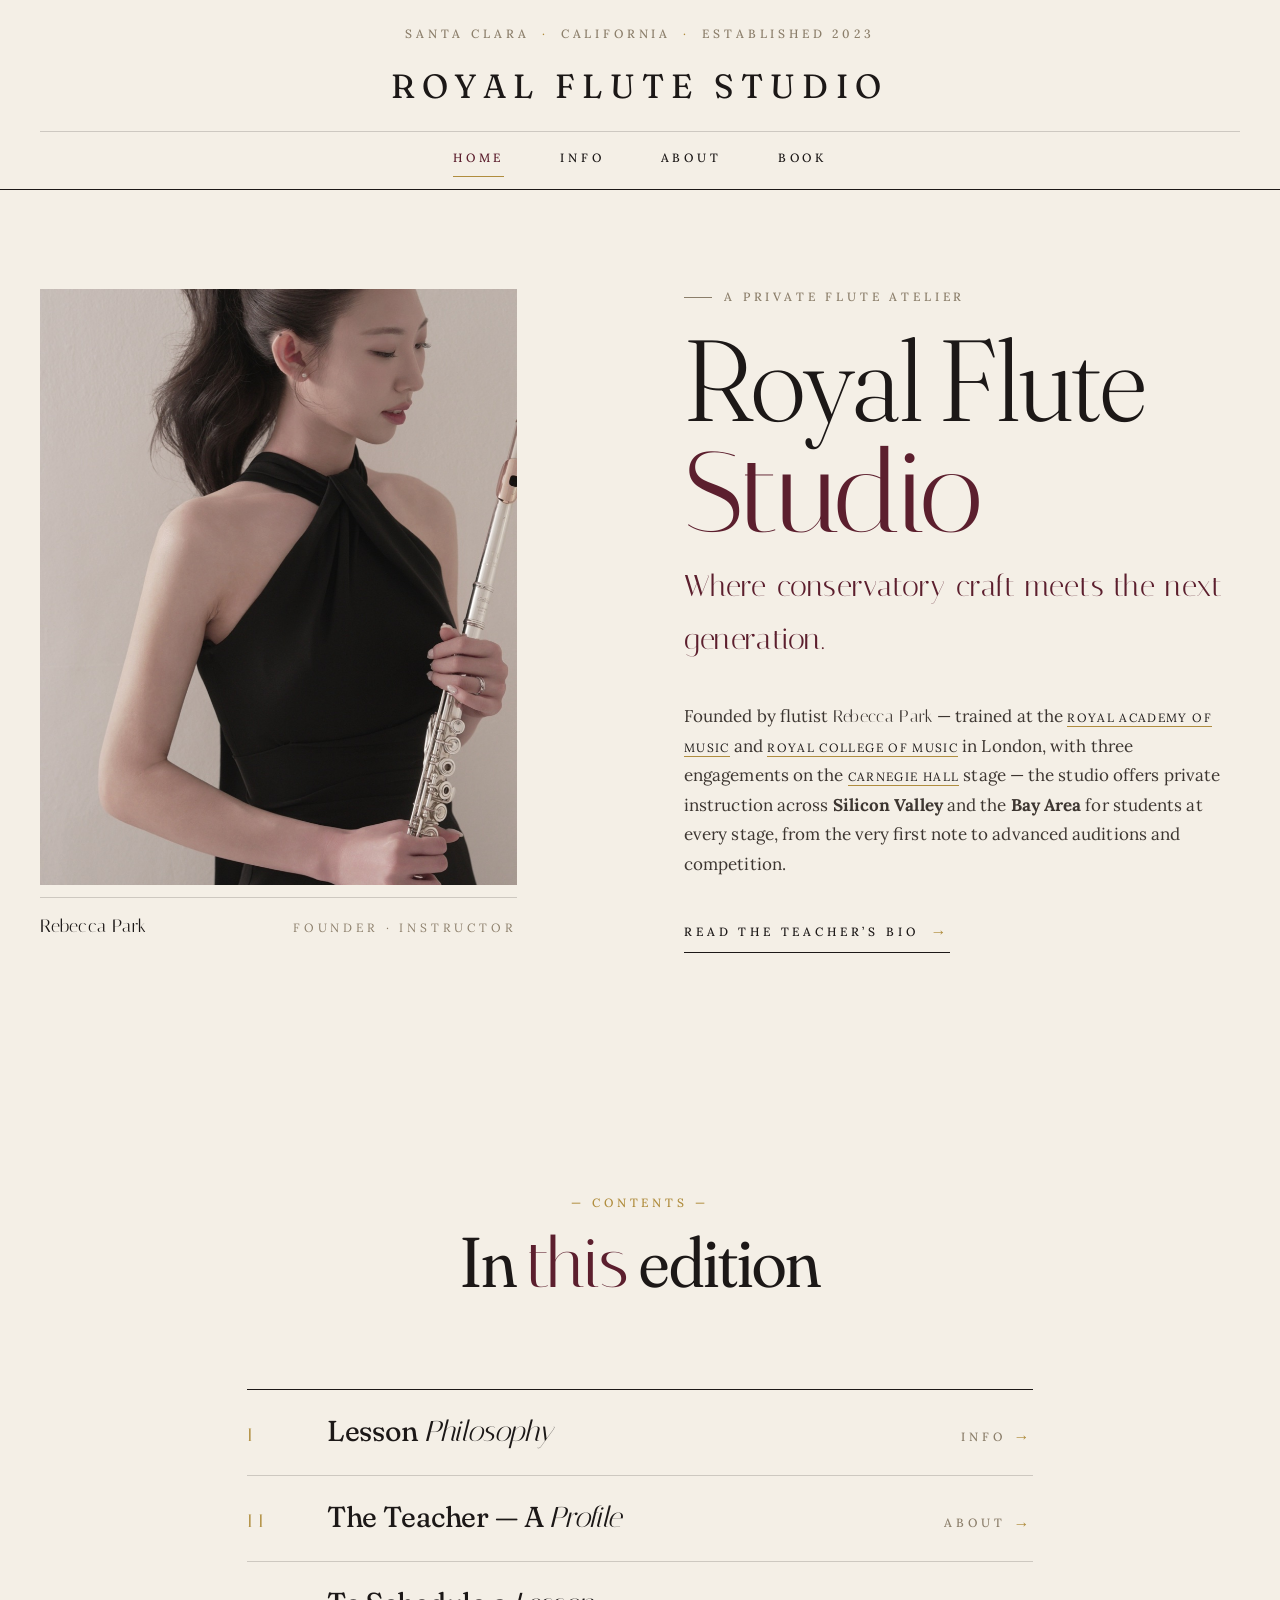
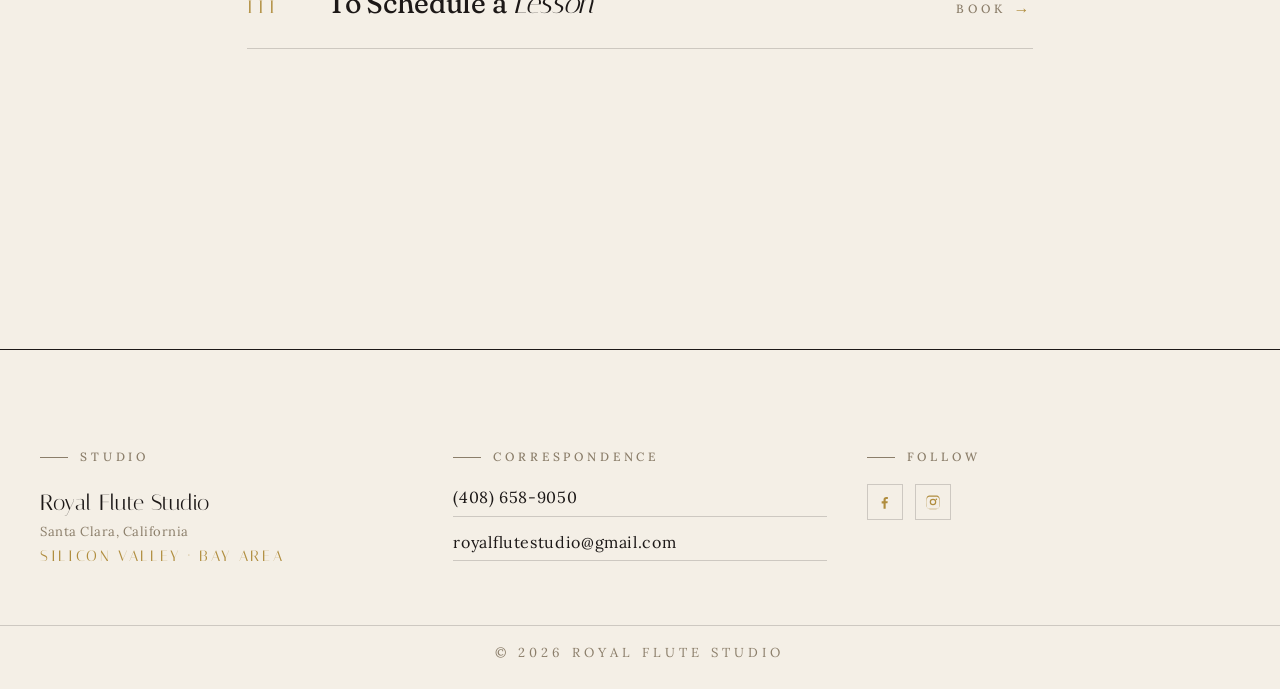
<file: index.html>
<!DOCTYPE html>
<html lang="en">
<head>
  <meta charset="utf-8" />
  <meta name="viewport" content="width=device-width, initial-scale=1" />
  <title>Royal Flute Studio — Private Flute Lessons · San Jose &amp; Bay Area</title>
  <meta name="description" content="A private flute studio in Santa Clara, serving Silicon Valley and the broader Bay Area — Cupertino, San Jose, Sunnyvale, Mountain View, and beyond. Founded by Rebecca Park, a flutist trained in London with three Carnegie Hall performances." />
  <link rel="canonical" href="https://royal-flute-studio.com/" />

  <meta property="og:type" content="website" />
  <meta property="og:site_name" content="Royal Flute Studio" />
  <meta property="og:locale" content="en_US" />
  <meta property="og:url" content="https://royal-flute-studio.com/" />
  <meta property="og:title" content="Royal Flute Studio — Flute Lessons · Silicon Valley & Bay Area" />
  <meta property="og:description" content="A private flute studio in Santa Clara, serving Silicon Valley and the broader Bay Area — Cupertino, San Jose, Sunnyvale, Mountain View, and beyond. Founded by Rebecca Park, a flutist trained in London with three Carnegie Hall performances." />
  <meta property="og:image" content="https://royal-flute-studio.com/assets/teacher-portrait.jpeg" />
  <meta property="og:image:alt" content="Rebecca Park, founder of Royal Flute Studio" />

  <meta name="twitter:card" content="summary_large_image" />
  <meta name="twitter:title" content="Royal Flute Studio — Flute Lessons · Silicon Valley & Bay Area" />
  <meta name="twitter:description" content="A private flute studio in Santa Clara, serving Silicon Valley and the broader Bay Area — Cupertino, San Jose, Sunnyvale, Mountain View, and beyond. Founded by Rebecca Park, a flutist trained in London with three Carnegie Hall performances." />
  <meta name="twitter:image" content="https://royal-flute-studio.com/assets/teacher-portrait.jpeg" />
  <link rel="icon" type="image/x-icon" href="/favicon.ico" />
  <link rel="icon" type="image/png" sizes="32x32" href="/favicon-32x32.png" />
  <link rel="icon" type="image/png" sizes="16x16" href="/favicon-16x16.png" />
  <link rel="apple-touch-icon" sizes="180x180" href="/apple-touch-icon.png" />
  <link rel="manifest" href="/site.webmanifest" />
  <meta name="theme-color" content="#F4EFE6" />

  <link rel="preconnect" href="https://fonts.googleapis.com" />
  <link rel="preconnect" href="https://fonts.gstatic.com" crossorigin />
  <link href="https://fonts.googleapis.com/css2?family=Fraunces:opsz,wght,SOFT@9..144,100..900,0..100&family=Italiana&family=Lora:ital,wght@0,400..700;1,400..700&display=swap" rel="stylesheet" />

  <link rel="preload" as="image" href="assets/teacher-portrait.jpeg" fetchpriority="high" />
  <link rel="stylesheet" href="design-tokens.css" />
  <link rel="stylesheet" href="styles.css" />

  <style>
    /* ── Page-specific: Home ─────────────────────────────────── */

    .home-hero {
      padding-top: var(--s-8);
      padding-bottom: var(--s-9);
    }

    .home-hero__grid {
      align-items: center;
      row-gap: var(--s-7);
    }

    .home-hero__portrait {
      position: relative;
      margin: 0;
    }

    .home-hero__portrait img {
      width: 100%;
      aspect-ratio: 4 / 5;
      object-fit: cover;
      filter: saturate(0.92) contrast(1.02);
    }

    .home-hero__portrait figcaption {
      margin-top: var(--s-3);
      padding-top: var(--s-3);
      border-top: 1px solid var(--hairline);
      display: flex;
      justify-content: space-between;
      align-items: baseline;
      gap: var(--s-3);
    }

    .home-hero__portrait .accent {
      font-size: 1.15rem;
      color: var(--ink);
    }

    .home-hero__portrait .role {
      font-family: var(--font-body);
      font-size: var(--t-eyebrow);
      letter-spacing: var(--tk-eyebrow);
      text-transform: uppercase;
      color: var(--muted);
    }

    .home-hero__text {
      padding-left: clamp(0px, 2vw, 1.5rem);
    }

    .home-hero__title {
      font-family: var(--font-display);
      font-variation-settings: var(--fr-hero);
      font-size: var(--t-hero);
      line-height: var(--lh-hero);
      letter-spacing: var(--tk-tight);
      color: var(--ink);
      margin: var(--s-4) 0 var(--s-3);
    }

    .home-hero__title em {
      font-style: normal;
      font-family: var(--font-accent);
      color: var(--burgundy);
    }

    .home-hero__tagline {
      font-family: var(--font-accent);
      font-size: clamp(1.4rem, 2.4vw, 1.9rem);
      letter-spacing: 0.02em;
      color: var(--burgundy);
      margin: 0 0 var(--s-6);
    }

    .home-hero__lede {
      max-width: 38em;
      font-size: var(--t-body);
      color: var(--ink-soft);
      margin: 0 0 var(--s-6);
    }

    .home-hero__cta {
      display: inline-flex;
      align-items: center;
      gap: var(--s-3);
      font-family: var(--font-body);
      font-size: var(--t-eyebrow);
      font-weight: 500;
      letter-spacing: var(--tk-eyebrow);
      text-transform: uppercase;
      color: var(--ink);
      padding-bottom: 0.35rem;
      border-bottom: 1px solid var(--ink);
      transition: color var(--dur-fast) var(--ease-editorial),
                  border-color var(--dur-fast) var(--ease-editorial),
                  letter-spacing var(--dur-med) var(--ease-stately);
    }

    .home-hero__cta::after {
      content: "→";
      font-family: var(--font-accent);
      font-size: 1rem;
      color: var(--gold);
      transition: transform var(--dur-med) var(--ease-stately);
    }

    .home-hero__cta:hover {
      color: var(--burgundy);
      border-color: var(--burgundy);
      letter-spacing: calc(var(--tk-eyebrow) + 0.02em);
    }

    .home-hero__cta:hover::after {
      transform: translateX(6px);
    }

    /* Asymmetric hero columns */
    .home-hero .col-portrait { grid-column: 1 / span 5; }
    .home-hero .col-text     { grid-column: 7 / span 6; }

    @media (max-width: 880px) {
      .home-hero .col-portrait,
      .home-hero .col-text { grid-column: 1 / -1; }
      .home-hero__text { padding-left: 0; }
    }

    /* ── Feature pull quote ──────────────────────────────────── */

    .home-feature {
      padding-block: var(--s-9);
      border-top: 1px solid var(--hairline);
      border-bottom: 1px solid var(--hairline);
      background: var(--bg-surface);
    }

    .home-feature__quote {
      grid-column: 3 / span 8;
      font-family: var(--font-display);
      font-variation-settings: var(--fr-pull);
      font-size: clamp(1.7rem, 3.3vw, 2.6rem);
      line-height: 1.22;
      letter-spacing: var(--tk-tight);
      color: var(--burgundy);
      font-style: italic;
      text-align: center;
      margin: 0;
    }

    .home-feature__quote::before,
    .home-feature__quote::after {
      content: "";
      display: block;
      width: 56px;
      height: 1px;
      background: var(--gold);
      margin: 0 auto var(--s-5);
    }

    .home-feature__quote::after {
      margin: var(--s-5) auto 0;
    }

    .home-feature__cite {
      display: block;
      margin-top: var(--s-5);
      font-family: var(--font-body);
      font-style: normal;
      font-size: var(--t-eyebrow);
      font-weight: 500;
      letter-spacing: var(--tk-eyebrow);
      text-transform: uppercase;
      color: var(--muted);
    }

    @media (max-width: 880px) {
      .home-feature__quote { grid-column: 1 / -1; }
    }

    /* ── In This Edition (table of contents) ─────────────────── */

    .home-contents {
      padding-block: var(--s-9);
    }

    .home-contents__head {
      grid-column: 3 / span 8;
      text-align: center;
      margin-bottom: var(--s-8);
    }

    .home-contents__kicker {
      font-family: var(--font-body);
      font-size: var(--t-eyebrow);
      font-weight: 500;
      letter-spacing: var(--tk-eyebrow);
      text-transform: uppercase;
      color: var(--gold);
      margin: 0 0 var(--s-3);
    }

    .home-contents__title {
      font-family: var(--font-display);
      font-variation-settings: var(--fr-h2);
      font-size: var(--t-display);
      line-height: var(--lh-display);
      letter-spacing: var(--tk-tight);
      color: var(--ink);
      margin: 0;
    }

    .home-contents__title em {
      font-style: normal;
      font-family: var(--font-accent);
      color: var(--burgundy);
    }

    .home-contents__list {
      grid-column: 3 / span 8;
      list-style: none;
      margin: 0;
      padding: 0;
      border-top: 1px solid var(--ink);
    }

    .home-contents__row {
      display: grid;
      grid-template-columns: 3.5rem 1fr auto;
      align-items: baseline;
      gap: var(--s-5);
      padding-block: var(--s-5);
      border-bottom: 1px solid var(--hairline);
      color: var(--ink);
      transition: padding var(--dur-med) var(--ease-stately),
                  color var(--dur-fast) var(--ease-editorial);
      position: relative;
    }

    .home-contents__row::before {
      content: "";
      position: absolute;
      left: 0;
      right: 0;
      bottom: -1px;
      height: 1px;
      background: var(--gold);
      transform: scaleX(0);
      transform-origin: left center;
      transition: transform var(--dur-med) var(--ease-stately);
    }

    .home-contents__row:hover {
      padding-left: var(--s-4);
      color: var(--burgundy);
    }

    .home-contents__row:hover::before {
      transform: scaleX(1);
    }

    .home-contents__num {
      font-family: var(--font-accent);
      font-size: 1.1rem;
      letter-spacing: 0.3em;
      color: var(--gold);
    }

    .home-contents__name {
      font-family: var(--font-display);
      font-variation-settings: "opsz" 36, "SOFT" 50, "wght" 420;
      font-size: clamp(1.35rem, 2.3vw, 1.8rem);
      letter-spacing: -0.005em;
      line-height: 1.2;
    }

    .home-contents__name em {
      font-style: italic;
      font-family: var(--font-accent);
      font-weight: 400;
    }

    .home-contents__meta {
      font-family: var(--font-body);
      font-size: var(--t-eyebrow);
      font-weight: 500;
      letter-spacing: var(--tk-eyebrow);
      text-transform: uppercase;
      color: var(--muted);
      display: inline-flex;
      align-items: center;
      gap: var(--s-2);
      transition: color var(--dur-fast) var(--ease-editorial);
    }

    .home-contents__meta::after {
      content: "→";
      font-family: var(--font-accent);
      color: var(--gold);
      font-size: 1rem;
      transition: transform var(--dur-med) var(--ease-stately);
    }

    .home-contents__row:hover .home-contents__meta {
      color: var(--burgundy);
    }

    .home-contents__row:hover .home-contents__meta::after {
      transform: translateX(6px);
    }

    @media (max-width: 880px) {
      .home-contents__head,
      .home-contents__list { grid-column: 1 / -1; }

      .home-contents__row {
        grid-template-columns: 2.5rem 1fr;
        grid-template-rows: auto auto;
        row-gap: var(--s-2);
      }

      .home-contents__meta { grid-column: 2; }
    }
  </style>
  <script type="application/ld+json">
  {
    "@context": "https://schema.org",
    "@type": "MusicSchool",
    "name": "Royal Flute Studio",
    "alternateName": "Royal Flute Studio · Santa Clara",
    "description": "A private flute studio in Santa Clara, two blocks from Santana Row, offering 1:1 private flute instruction for students of all ages and levels.",
    "url": "https://royal-flute-studio.com/",
    "logo": "https://royal-flute-studio.com/assets/logo.jpeg",
    "image": "https://royal-flute-studio.com/assets/teacher-portrait.jpeg",
    "telephone": "+1-408-658-9050",
    "email": "royalflutestudio@gmail.com",
    "address": {
      "@type": "PostalAddress",
      "addressLocality": "Santa Clara",
      "addressRegion": "CA",
      "addressCountry": "US"
    },
    "areaServed": [
      { "@type": "Place", "name": "Silicon Valley" },
      { "@type": "Place", "name": "San Francisco Bay Area" },
      { "@type": "Place", "name": "South Bay" },
      { "@type": "City", "name": "Santa Clara, CA" },
      { "@type": "City", "name": "San Jose, CA" },
      { "@type": "City", "name": "Cupertino, CA" },
      { "@type": "City", "name": "Sunnyvale, CA" },
      { "@type": "City", "name": "Mountain View, CA" },
      { "@type": "City", "name": "Los Altos, CA" },
      { "@type": "City", "name": "Saratoga, CA" },
      { "@type": "City", "name": "Los Gatos, CA" },
      { "@type": "City", "name": "Campbell, CA" }
    ],
    "foundingDate": "2023",
    "founder": {
      "@type": "Person",
      "name": "Rebecca Park",
      "url": "https://royal-flute-studio.com/about-me.html"
    },
    "sameAs": [
      "https://www.facebook.com/royalflute",
      "https://www.instagram.com/royalflutestudio/"
    ]
  }
  </script>
</head>

<body>

<!-- ──────── Masthead ──────── -->
<header class="masthead">
  <p class="masthead__locale">
    <span>Santa Clara</span><span>California</span><span>Established 2023</span>
  </p>
  <p class="masthead__wordmark"><a href="index.html">Royal Flute Studio</a></p>
  <nav class="masthead__nav" aria-label="Primary">
    <a href="index.html" aria-current="page">Home</a>
    <a href="info.html">Info</a>
    <a href="about-me.html">About</a>
    <a href="book-online.html">Book</a>
  </nav>
</header>

<main>

  <!-- ──────── Hero ──────── -->
  <section class="home-hero">
    <div class="grid home-hero__grid">

      <figure class="home-hero__portrait col-portrait reveal reveal-1">
        <img src="assets/teacher-portrait.jpeg" alt="Rebecca Park, flutist and founder of Royal Flute Studio, photographed in studio" width="933" height="1400" loading="eager" fetchpriority="high" decoding="async" />
        <figcaption>
          <span class="accent">Rebecca Park</span>
          <span class="role">Founder · Instructor</span>
        </figcaption>
      </figure>

      <div class="home-hero__text col-text reveal reveal-2">
        <p class="eyebrow">A Private Flute Atelier</p>
        <h1 class="home-hero__title">Royal Flute <em>Studio</em></h1>
        <p class="home-hero__tagline">Where conservatory craft meets the next generation.</p>
        <p class="home-hero__lede">
          Founded by flutist <span class="accent">Rebecca Park</span> &mdash; trained at the
          <span class="kw">Royal Academy of Music</span> and <span class="kw">Royal College of Music</span>
          in London, with three engagements on the <span class="kw">Carnegie Hall</span> stage &mdash;
          the studio offers private instruction across <strong>Silicon Valley</strong> and the <strong>Bay Area</strong> for students at every stage, from the very first note
          to advanced auditions and competition.
        </p>
        <a class="home-hero__cta" href="about-me.html">Read the Teacher&rsquo;s Bio</a>
      </div>

    </div>
  </section>

  <!-- ──────── Contents ──────── -->
  <section class="home-contents reveal reveal-3">
    <div class="grid">
      <header class="home-contents__head">
        <p class="home-contents__kicker">— Contents —</p>
        <h2 class="home-contents__title">In <em>this</em> edition</h2>
      </header>

      <ol class="home-contents__list">
        <li>
          <a class="home-contents__row" href="info.html">
            <span class="home-contents__num">I</span>
            <span class="home-contents__name">Lesson <em>Philosophy</em></span>
            <span class="home-contents__meta">Info</span>
          </a>
        </li>
        <li>
          <a class="home-contents__row" href="about-me.html">
            <span class="home-contents__num">II</span>
            <span class="home-contents__name">The Teacher &mdash; A <em>Profile</em></span>
            <span class="home-contents__meta">About</span>
          </a>
        </li>
        <li>
          <a class="home-contents__row" href="book-online.html">
            <span class="home-contents__num">III</span>
            <span class="home-contents__name">To Schedule a <em>Lesson</em></span>
            <span class="home-contents__meta">Book</span>
          </a>
        </li>
      </ol>
    </div>
  </section>

</main>

<!-- ──────── Footer ──────── -->
<footer class="site-footer">
  <div class="grid site-footer__grid">
    <div class="col-4 site-footer__col">
      <p class="eyebrow">Studio</p>
      <p class="site-footer__name">Royal Flute Studio</p>
      <p class="site-footer__loc">Santa Clara, California</p>
      <p class="site-footer__sub">Silicon Valley · Bay Area</p>
    </div>
    <div class="col-4 site-footer__col site-footer__contact">
      <p class="eyebrow">Correspondence</p>
      <a href="tel:+14086589050">(408) 658&#8209;9050</a>
      <a href="mailto:royalflutestudio@gmail.com">royalflutestudio@gmail.com</a>
    </div>
    <div class="col-4 site-footer__col">
      <p class="eyebrow">Follow</p>
      <div class="socials">
        <a href="https://www.facebook.com/royalflute" aria-label="Facebook" target="_blank" rel="noopener">
          <svg viewBox="0 0 24 24" aria-hidden="true"><path d="M13 22v-8h2.7l.4-3.1H13V8.9c0-.9.3-1.5 1.6-1.5h1.7V4.6c-.3 0-1.3-.1-2.4-.1-2.4 0-4.1 1.5-4.1 4.2v2.3H7v3.1h2.8V22H13z"/></svg>
        </a>
        <a href="https://www.instagram.com/royalflutestudio/" aria-label="Instagram" target="_blank" rel="noopener">
          <svg viewBox="0 0 24 24" aria-hidden="true"><path d="M12 2.2c3.2 0 3.6 0 4.8.1 1.2.1 1.8.2 2.2.4.6.2 1 .5 1.5 1 .5.5.7.9 1 1.5.2.4.3 1 .4 2.2.1 1.2.1 1.6.1 4.8s0 3.6-.1 4.8c-.1 1.2-.2 1.8-.4 2.2-.2.6-.5 1-1 1.5-.5.5-.9.7-1.5 1-.4.2-1 .3-2.2.4-1.2.1-1.6.1-4.8.1s-3.6 0-4.8-.1c-1.2-.1-1.8-.2-2.2-.4-.6-.2-1-.5-1.5-1-.5-.5-.7-.9-1-1.5-.2-.4-.3-1-.4-2.2C2.2 15.6 2.2 15.2 2.2 12s0-3.6.1-4.8c.1-1.2.2-1.8.4-2.2.2-.6.5-1 1-1.5.5-.5.9-.7 1.5-1 .4-.2 1-.3 2.2-.4C8.4 2.2 8.8 2.2 12 2.2zm0 1.8c-3.1 0-3.5 0-4.7.1-1.1.1-1.7.2-2.1.4-.5.2-.9.4-1.3.8-.4.4-.6.8-.8 1.3-.2.4-.3 1-.4 2.1-.1 1.2-.1 1.6-.1 4.7s0 3.5.1 4.7c.1 1.1.2 1.7.4 2.1.2.5.4.9.8 1.3.4.4.8.6 1.3.8.4.2 1 .3 2.1.4 1.2.1 1.6.1 4.7.1s3.5 0 4.7-.1c1.1-.1 1.7-.2 2.1-.4.5-.2.9-.4 1.3-.8.4-.4.6-.8.8-1.3.2-.4.3-1 .4-2.1.1-1.2.1-1.6.1-4.7s0-3.5-.1-4.7c-.1-1.1-.2-1.7-.4-2.1-.2-.5-.4-.9-.8-1.3-.4-.4-.8-.6-1.3-.8-.4-.2-1-.3-2.1-.4-1.2-.1-1.6-.1-4.7-.1zm0 3.1a4.9 4.9 0 1 1 0 9.8 4.9 4.9 0 0 1 0-9.8zm0 1.8a3.1 3.1 0 1 0 0 6.2 3.1 3.1 0 0 0 0-6.2zm5.1-2a1.1 1.1 0 1 1 0 2.3 1.1 1.1 0 0 1 0-2.3z"/></svg>
        </a>
      </div>
    </div>
  </div>

  <div class="site-footer__bottom">
    &copy; <span id="year"></span> Royal Flute Studio
  </div>
</footer>

<script>
  document.getElementById('year').textContent = new Date().getFullYear();
</script>

</body>
</html>
</file>
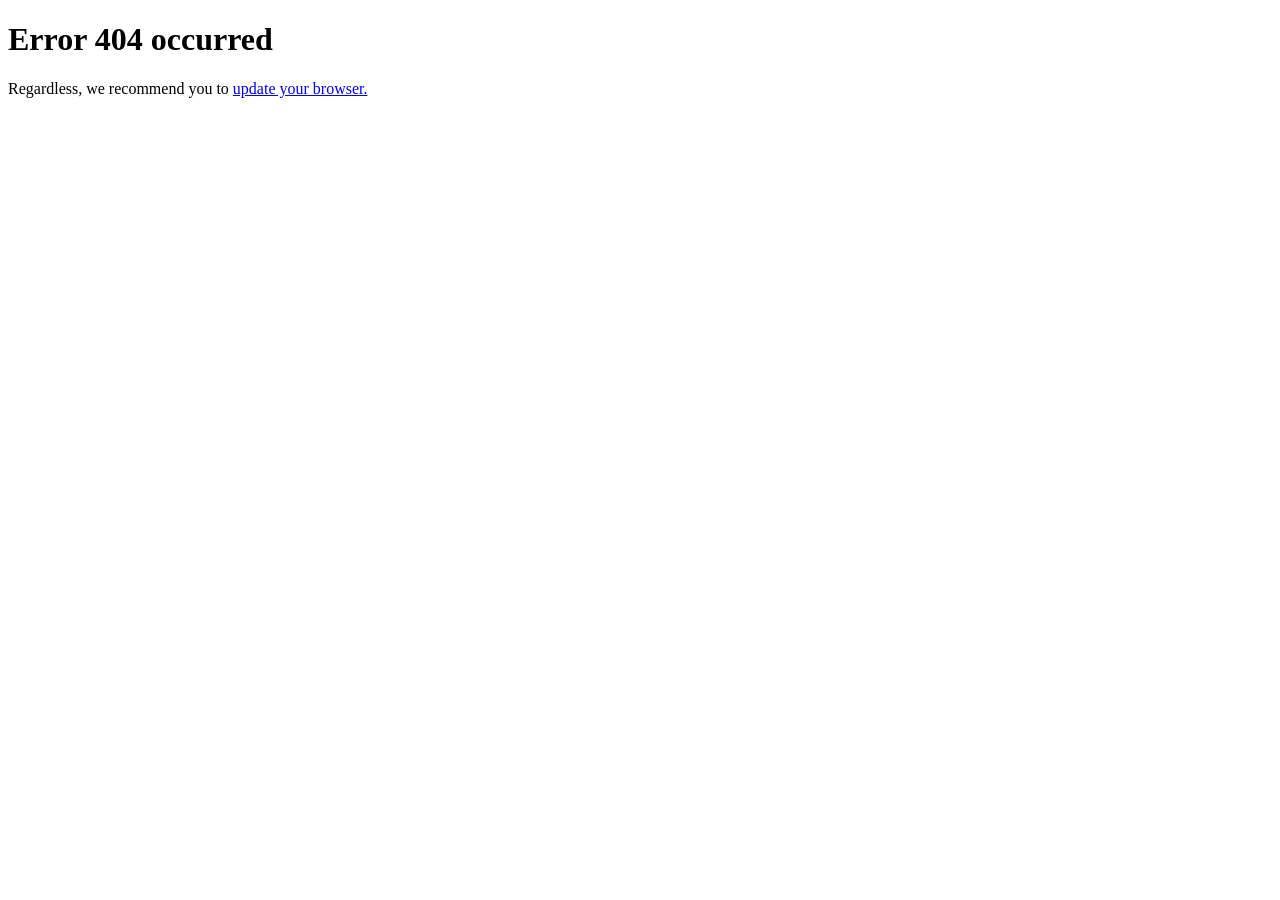
<file: royalflute_rbc/rebeccayrpark.wixsite.com/index.html>
<!--  -->

<!doctype html>
<!--
    -->
<html ng-app="wixErrorPagesApp">
<head>
  <meta name="viewport" content="width=device-width,initial-scale=1, maximum-scale=1, user-scalable=no">
  <meta charset="utf-8">
  <meta http-equiv="X-UA-Compatible" content="IE=edge">
  <title ng-bind="'page_title' | translate"></title>
  <meta name="description" content="">
  <meta name="viewport" content="width=device-width">
  <meta name="robots" content="noindex, nofollow">
  <!--  -->
    <link type="image/png" href="//www.wix.com/favicon.ico" rel="shortcut icon">
  <!--  -->
  <link href="//static.parastorage.com/services/third-party/fonts/Helvetica/fontFace.css" rel="stylesheet" type="text/css" />
  <!--  -->
  <link rel="stylesheet" href="//static.parastorage.com/services/wix-public/1.719.0/styles/error-pages/styles.css">
  <!--  -->
</head>
<body lang="en" ng-controller="ErrorPageController as errorPageCtrl" class="error-page-app" ng-class="{'secondary-background': isSecondaryBackground}">
<!--[if lt IE 9]>
<script src="//static.parastorage.com/services/third-party/es5-shim/2.1.0/es5-shim.min.js"></script>
<script src="//ajax.googleapis.com/ajax/libs/jquery/1.10.2/jquery.min.js"></script>
<![endif]-->
<!--[if gte IE 9]><!-->
<script src="//static.parastorage.com/services/third-party/jquery/2.0.3/jquery.min.js"></script>
<!--<![endif]-->

<script src="//static.parastorage.com/services/third-party/angularjs/1.2.28/angular.min.js"></script>
  <!--  -->
<script src="//static.parastorage.com/services/third-party/angularjs/1.2.28/i18n/angular-locale_en.js"></script>
<script src="//static.parastorage.com/services/third-party/angular-translate/1.1.1/angular-translate.min.js"></script>

<script src="//static.parastorage.com/services/wix-public/1.719.0/scripts/error-pages/locale/messages_en.js"></script>
  <!--  -->
<script src="//static.parastorage.com/services/wix-public/1.719.0/scripts/error-pages/app.js"></script>
  <!--  -->

<script>
  angular.module('wixErrorPagesApp').constant('staticsUrl', '//static.parastorage.com/services/wix-public/1.719.0/');
  angular.module('wixErrorPagesApp').constant('baseDomain', 'wix.com');
  angular.module('wixErrorPagesApp').constant('language', 'en');
  angular.module('wixErrorPagesApp').constant('errorCode', {code: '404'});
  angular.module('wixErrorPagesApp').constant('data', {});
  angular.module('wixErrorPagesApp').constant('exceptionName', '');
  angular.module('wixErrorPagesApp').constant('serverErrorCode', '404');
</script>
<div ng-cloak ng-include="errorPageCtrl.errorPageUrl">
  <div class="non-angular-supported-browser-wrapper">
    <h1 class="non-angular-supported-browser-header">Error 404 occurred</h1>
    <div class="non-angular-supported-browser-link">
      <span>Regardless, we recommend you to <a href="http://browsehappy.com/">update your browser.</a></span>
    </div>
  </div>
</div>
<!-- verification -->
<!-- end verification -->
</body>
</html>
</file>
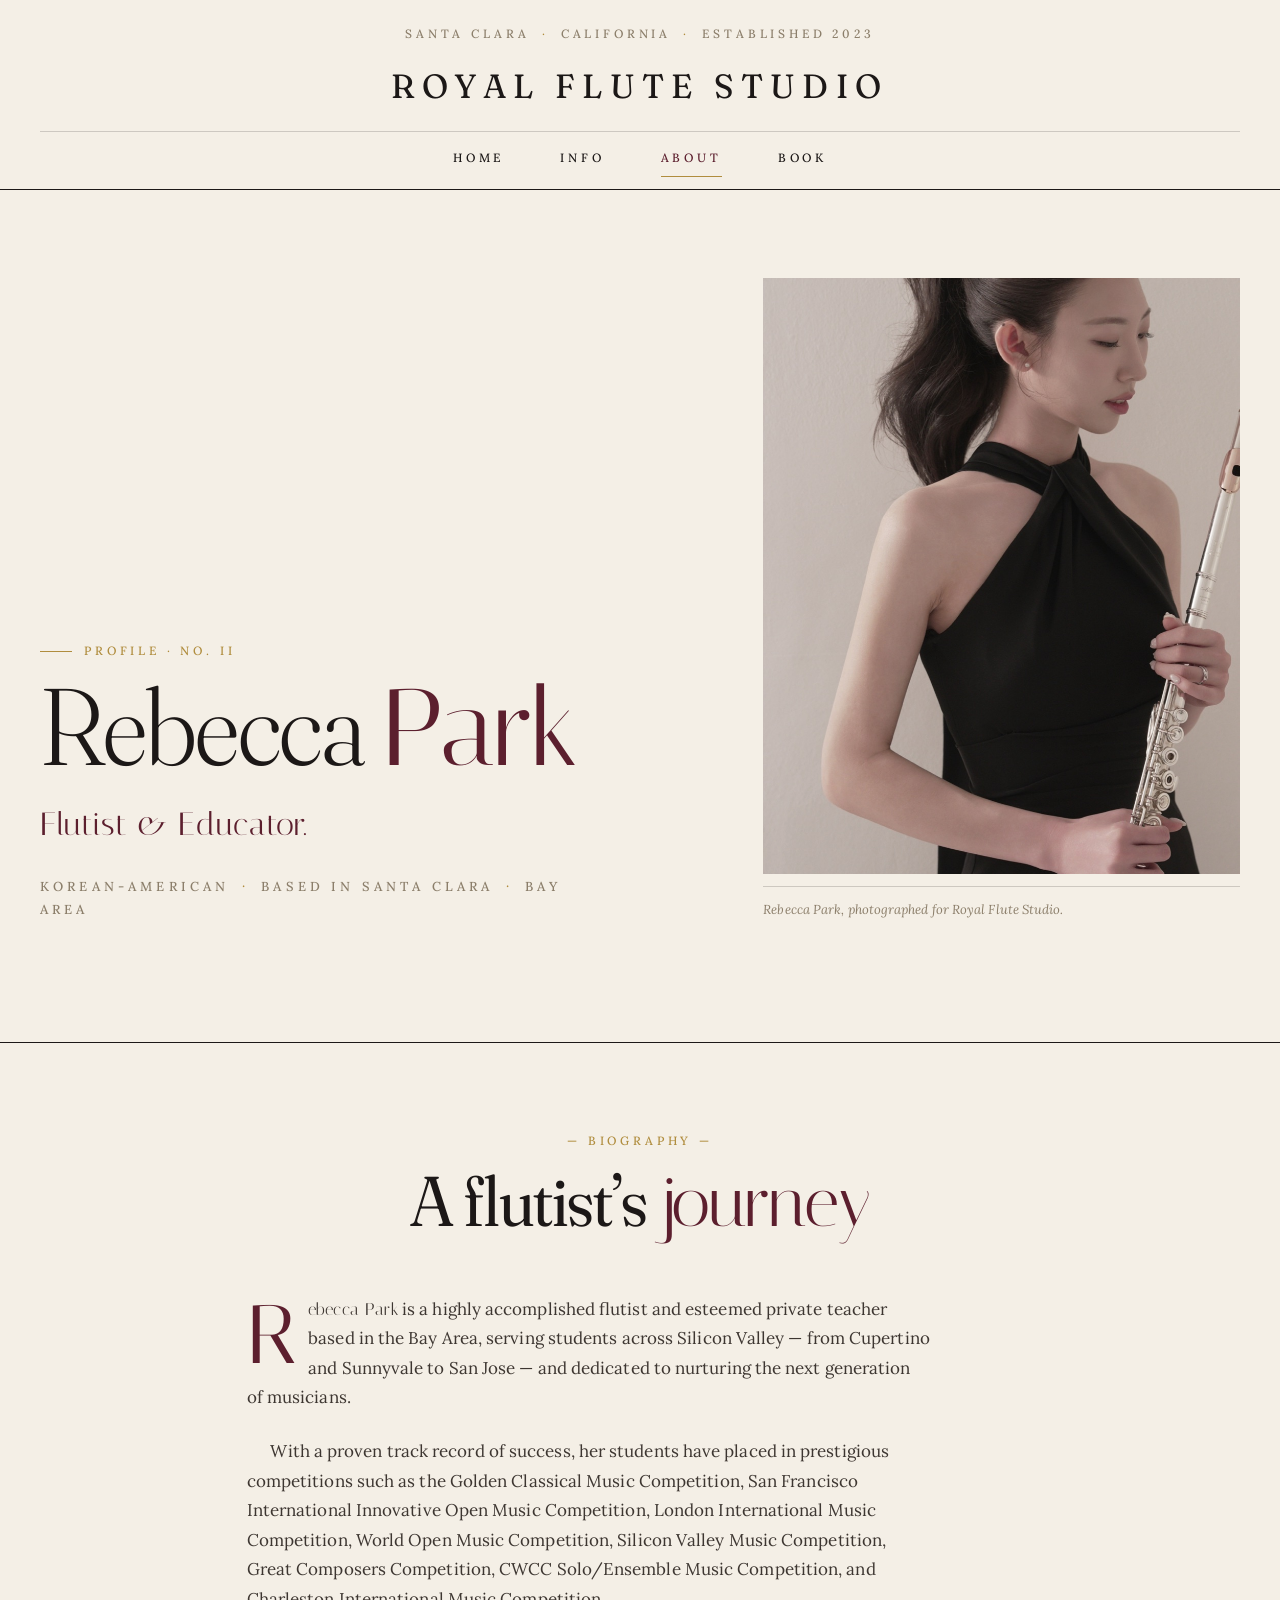
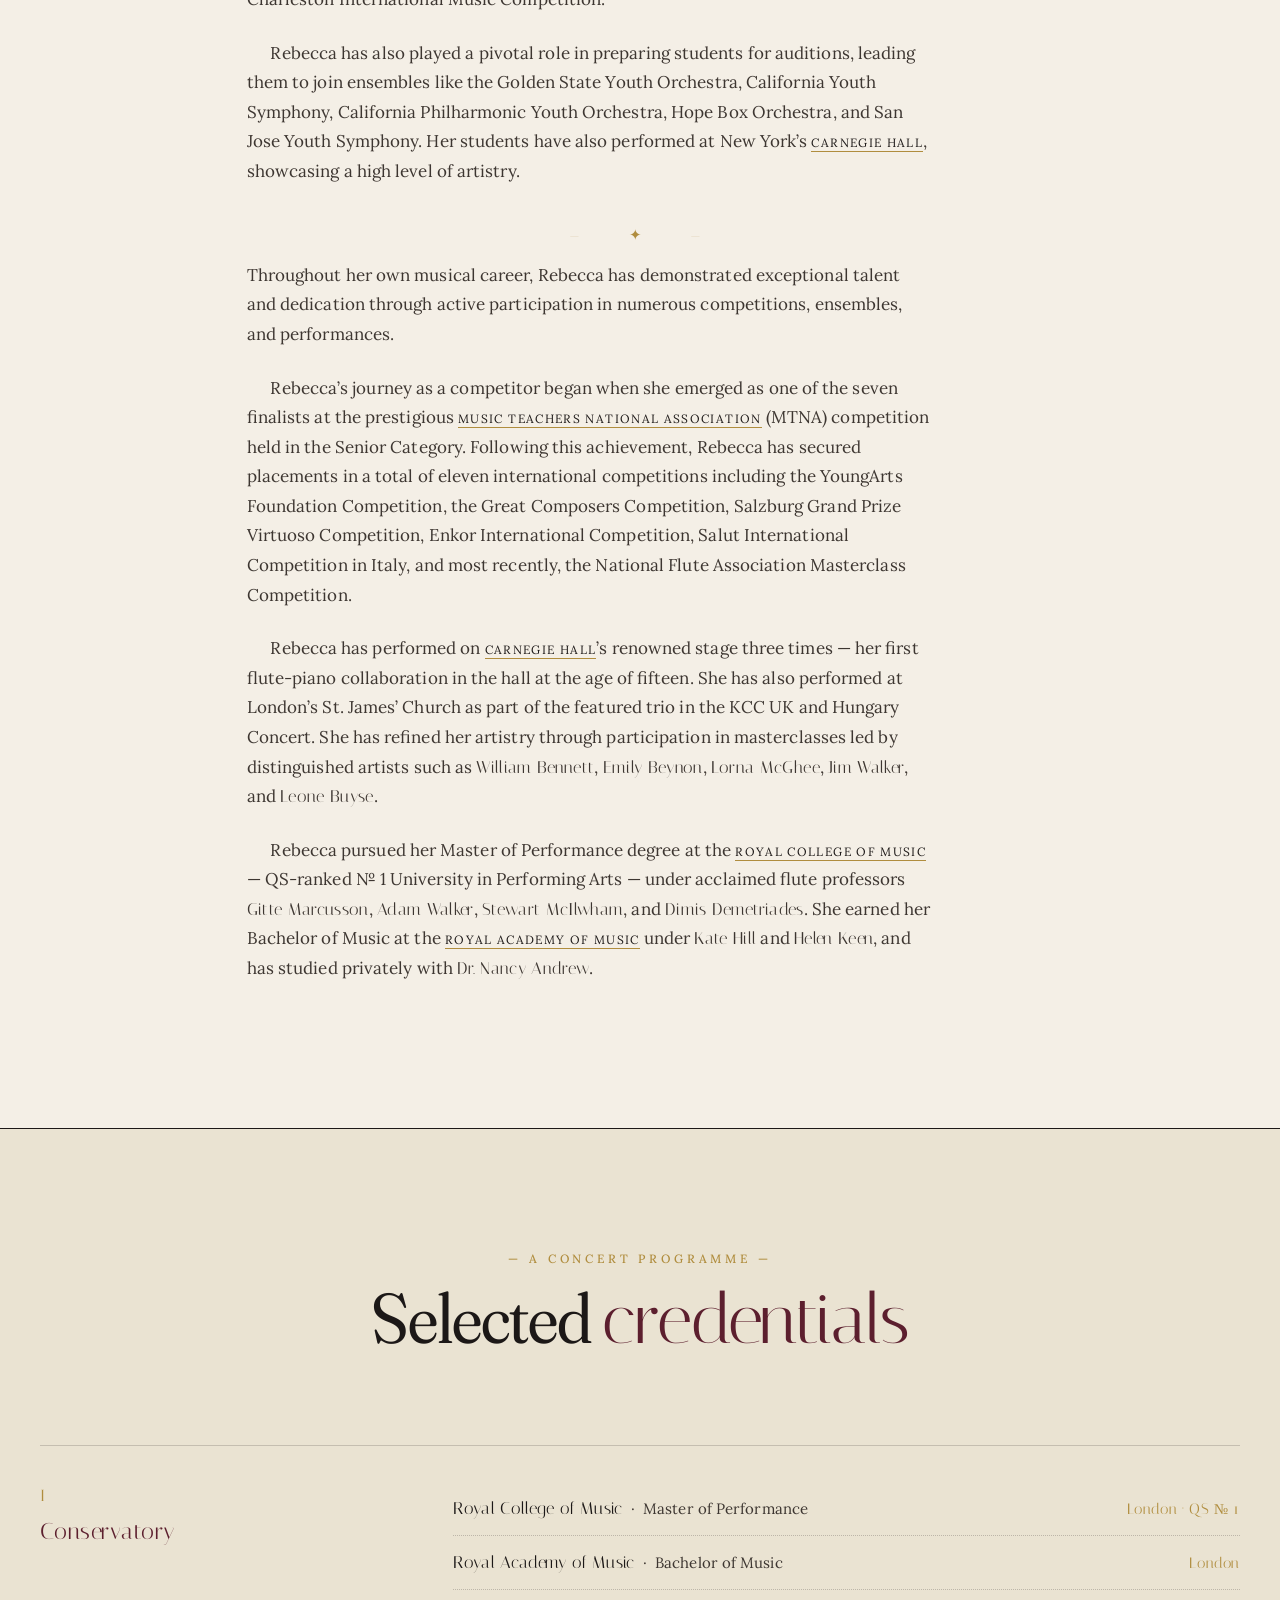
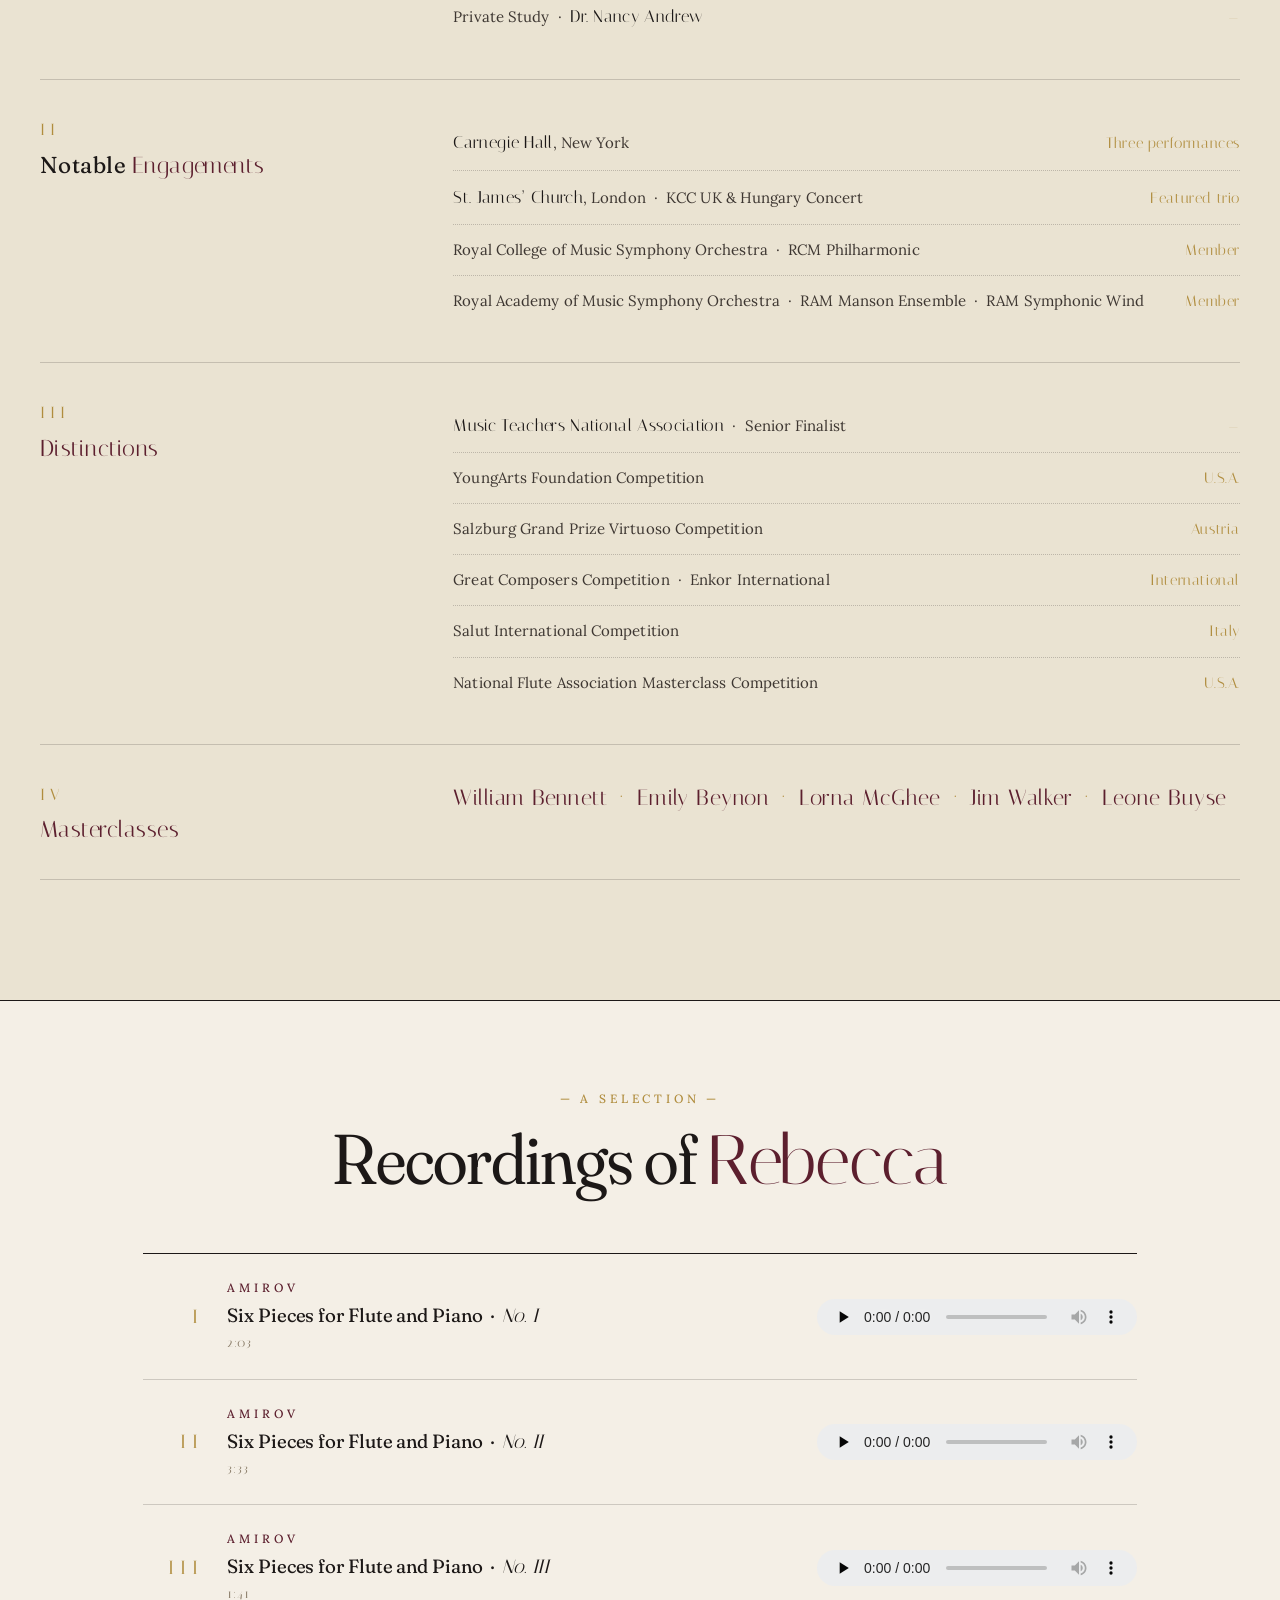
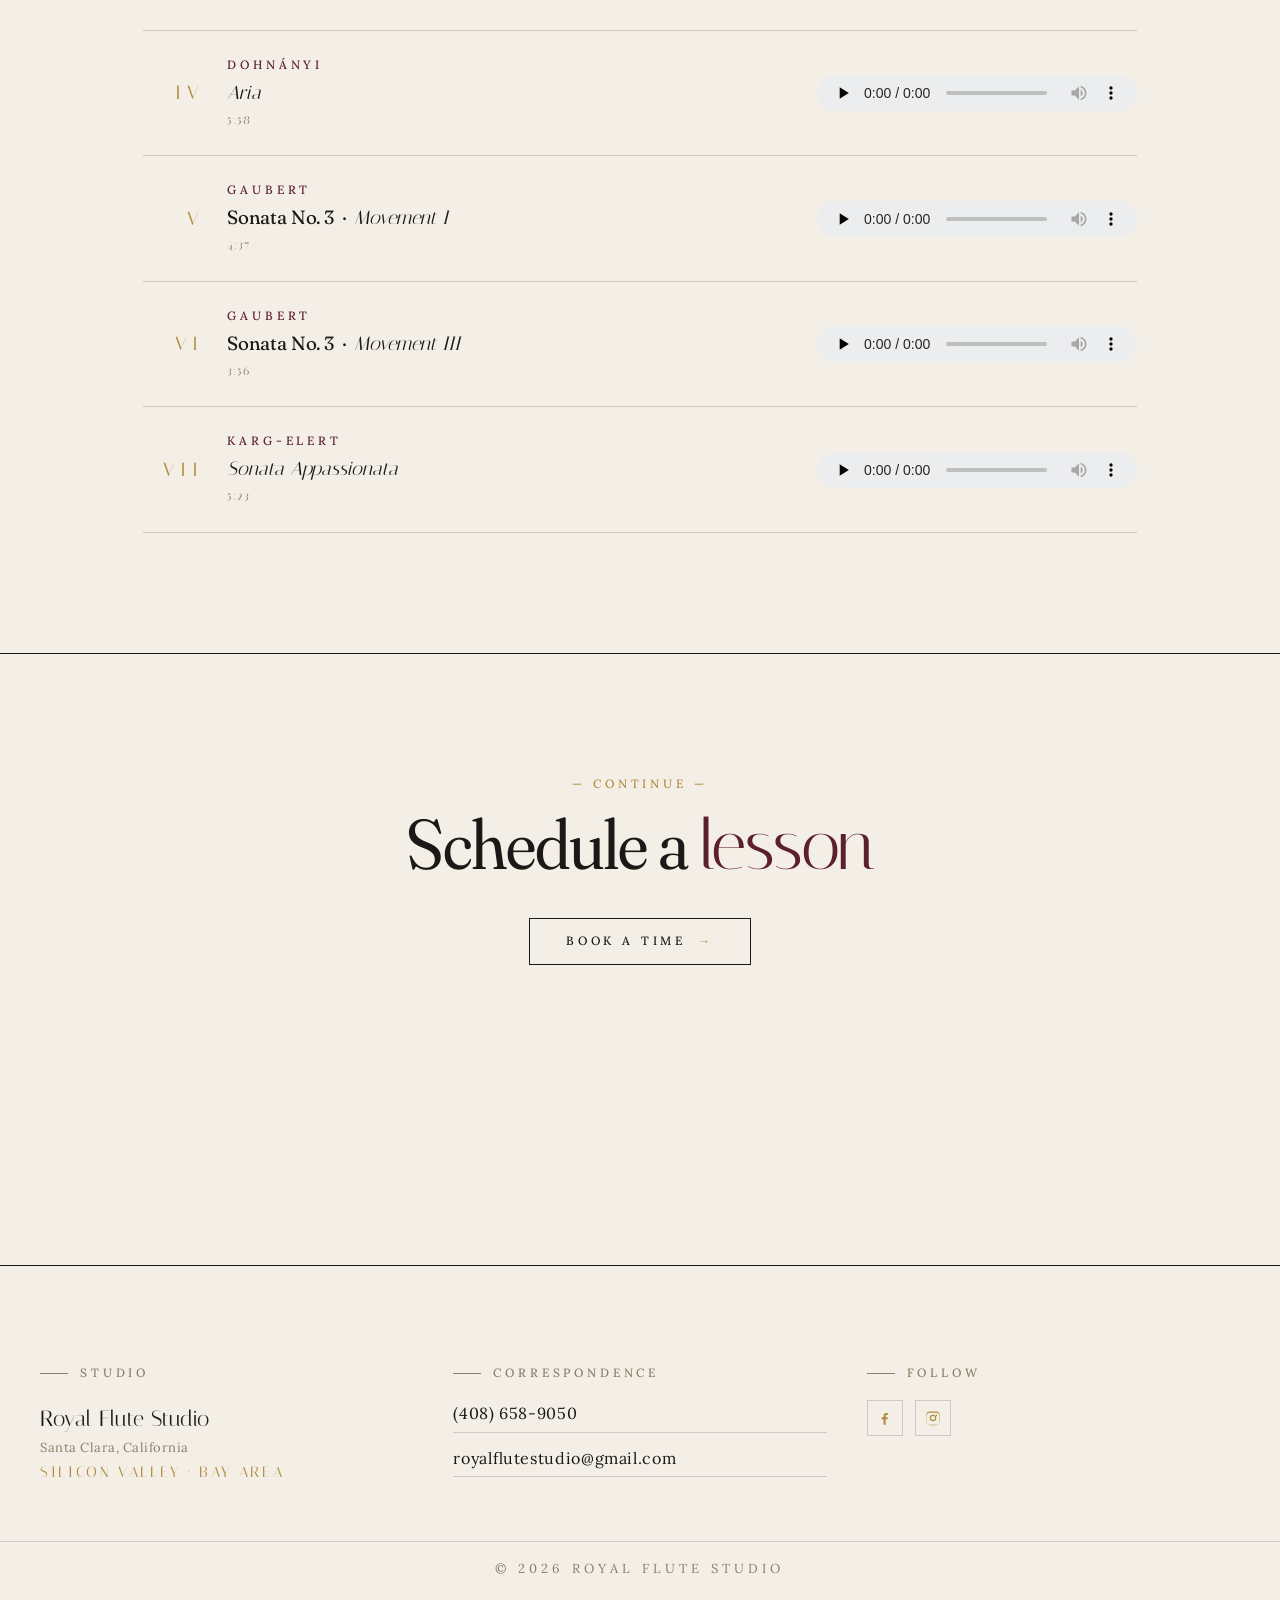
<file: about-me.html>
<!DOCTYPE html>
<html lang="en">
<head>
  <meta charset="utf-8" />
  <meta name="viewport" content="width=device-width, initial-scale=1" />
  <title>Rebecca Park — Bay Area Flute Teacher · Royal Flute Studio</title>
  <meta name="description" content="Rebecca Park is a Korean-American flutist and Bay Area private flute teacher based in Santa Clara, serving Silicon Valley students from Cupertino, San Jose, Sunnyvale and the wider South Bay. Trained at the Royal College of Music and Royal Academy of Music in London, with three performances on the Carnegie Hall stage." />
  <link rel="canonical" href="https://royal-flute-studio.com/about-me.html" />

  <meta property="og:type" content="website" />
  <meta property="og:site_name" content="Royal Flute Studio" />
  <meta property="og:locale" content="en_US" />
  <meta property="og:url" content="https://royal-flute-studio.com/about-me.html" />
  <meta property="og:title" content="Rebecca Park — Bay Area Flute Teacher · Royal Flute Studio" />
  <meta property="og:description" content="Rebecca Park is a Korean-American flutist and Bay Area private flute teacher based in Santa Clara, serving Silicon Valley students from Cupertino, San Jose, Sunnyvale and the wider South Bay. Trained at the Royal College of Music and Royal Academy of Music in London, with three performances on the Carnegie Hall stage." />
  <meta property="og:image" content="https://royal-flute-studio.com/assets/teacher-portrait.jpeg" />
  <meta property="og:image:alt" content="Rebecca Park, founder of Royal Flute Studio" />

  <meta name="twitter:card" content="summary_large_image" />
  <meta name="twitter:title" content="Rebecca Park — Bay Area Flute Teacher · Royal Flute Studio" />
  <meta name="twitter:description" content="Korean-American flutist trained at the Royal Academy and Royal College of Music. Three performances on the Carnegie Hall stage. Now teaching in Santa Clara." />
  <meta name="twitter:image" content="https://royal-flute-studio.com/assets/teacher-portrait.jpeg" />
  <link rel="icon" type="image/x-icon" href="/favicon.ico" />
  <link rel="icon" type="image/png" sizes="32x32" href="/favicon-32x32.png" />
  <link rel="icon" type="image/png" sizes="16x16" href="/favicon-16x16.png" />
  <link rel="apple-touch-icon" sizes="180x180" href="/apple-touch-icon.png" />
  <link rel="manifest" href="/site.webmanifest" />
  <meta name="theme-color" content="#F4EFE6" />

  <link rel="preconnect" href="https://fonts.googleapis.com" />
  <link rel="preconnect" href="https://fonts.gstatic.com" crossorigin />
  <link href="https://fonts.googleapis.com/css2?family=Fraunces:opsz,wght,SOFT@9..144,100..900,0..100&family=Italiana&family=Lora:ital,wght@0,400..700;1,400..700&display=swap" rel="stylesheet" />

  <link rel="stylesheet" href="design-tokens.css" />
  <link rel="stylesheet" href="styles.css" />

  <style>
    /* ── Page-specific: About Me ────────────────────────────── */

    /* Hero — name on left, portrait on right */
    .about-hero {
      padding-block: var(--s-8) var(--s-9);
    }
    .about-hero__grid {
      align-items: end;
      row-gap: var(--s-7);
    }

    .about-hero__intro {
      grid-column: 1 / span 6;
      padding-right: clamp(0px, 2vw, 1.5rem);
    }

    .about-hero__eyebrow {
      font-family: var(--font-body);
      font-size: var(--t-eyebrow);
      font-weight: 500;
      letter-spacing: var(--tk-eyebrow);
      text-transform: uppercase;
      color: var(--gold);
      margin: 0 0 var(--s-3);
      display: inline-flex;
      align-items: center;
      gap: var(--s-3);
    }
    .about-hero__eyebrow::before {
      content: "";
      display: inline-block;
      width: 32px;
      height: 1px;
      background: var(--gold);
    }

    .about-hero__name {
      font-family: var(--font-display);
      font-variation-settings: var(--fr-hero);
      font-size: clamp(3.5rem, 8.5vw, 7.5rem);
      line-height: var(--lh-hero);
      letter-spacing: var(--tk-tight);
      color: var(--ink);
      margin: 0 0 var(--s-4);
    }
    .about-hero__name em {
      font-style: normal;
      font-family: var(--font-accent);
      color: var(--burgundy);
    }

    .about-hero__tagline {
      font-family: var(--font-accent);
      font-size: clamp(1.5rem, 2.5vw, 2rem);
      letter-spacing: 0.02em;
      color: var(--burgundy);
      margin: 0 0 var(--s-5);
    }

    .about-hero__sub {
      font-family: var(--font-body);
      font-size: var(--t-meta);
      font-weight: 500;
      letter-spacing: var(--tk-eyebrow);
      text-transform: uppercase;
      color: var(--muted);
      margin: 0;
    }
    .about-hero__sub span:not(:last-child)::after {
      content: " · ";
      color: var(--gold);
      padding-inline: 0.4em;
    }

    .about-hero__portrait {
      grid-column: 8 / span 5;
      position: relative;
      margin: 0;
    }
    .about-hero__portrait img {
      width: 100%;
      aspect-ratio: 4 / 5;
      object-fit: cover;
      filter: saturate(0.92) contrast(1.02);
    }
    .about-hero__caption {
      margin-top: var(--s-3);
      padding-top: var(--s-3);
      border-top: 1px solid var(--hairline);
      font-family: var(--font-body);
      font-size: var(--t-meta);
      font-style: italic;
      color: var(--muted);
    }

    @media (max-width: 880px) {
      .about-hero__intro,
      .about-hero__portrait { grid-column: 1 / -1; }
      .about-hero__intro { padding-right: 0; order: 2; }
      .about-hero__portrait { order: 1; }
    }

    /* ── Bio article ─────────────────────────────────────────── */

    .about-article {
      padding-block: var(--s-8) var(--s-9);
      border-top: 1px solid var(--ink);
    }

    .about-article__head {
      grid-column: 3 / span 8;
      text-align: center;
      margin-bottom: var(--s-7);
    }
    .about-article__kicker {
      font-family: var(--font-body);
      font-size: var(--t-eyebrow);
      font-weight: 500;
      letter-spacing: var(--tk-eyebrow);
      text-transform: uppercase;
      color: var(--gold);
      margin: 0 0 var(--s-3);
    }
    .about-article__head h2 {
      font-family: var(--font-display);
      font-variation-settings: var(--fr-h2);
      font-size: var(--t-display);
      line-height: var(--lh-display);
      letter-spacing: var(--tk-tight);
      color: var(--ink);
      margin: 0;
    }
    .about-article__head h2 em {
      font-style: normal;
      font-family: var(--font-accent);
      color: var(--burgundy);
    }

    .about-article__body {
      grid-column: 3 / span 7;
      font-size: var(--t-body);
      line-height: var(--lh-body);
      color: var(--ink-soft);
    }
    .about-article__body > p {
      margin: 0 0 var(--s-5);
    }
    .about-article__body > p + p {
      text-indent: 1.4em;
    }
    .about-article__body > p.drop-cap {
      text-indent: 0;
    }

    /* Section break (decorative) between bio chapters */
    .about-article__break {
      grid-column: 5 / span 4;
      text-align: center;
      margin: var(--s-3) 0;
      font-family: var(--font-accent);
      letter-spacing: 0.6em;
      color: var(--gold);
      font-size: 0.95rem;
    }

    @media (max-width: 880px) {
      .about-article__head,
      .about-article__body,
      .about-article__break { grid-column: 1 / -1; }
    }

    /* ── Credentials (about Rebecca's career) ────────────────── */

    .about-credits {
      padding-block: var(--s-9);
      background: var(--bg-surface);
      border-top: 1px solid var(--ink);
    }

    .about-credits__head {
      grid-column: 3 / span 8;
      text-align: center;
      margin-bottom: var(--s-8);
    }
    .about-credits__head h2 {
      font-family: var(--font-display);
      font-variation-settings: var(--fr-h2);
      font-size: var(--t-display);
      line-height: var(--lh-display);
      letter-spacing: var(--tk-tight);
      color: var(--ink);
      margin: 0;
    }
    .about-credits__head h2 em {
      font-style: normal;
      font-family: var(--font-accent);
      color: var(--burgundy);
    }

    .about-credits__block {
      grid-column: 1 / -1;
      display: grid;
      grid-template-columns: repeat(12, var(--col));
      column-gap: var(--gutter);
      row-gap: 0;
      padding-block: var(--s-6);
      border-top: 1px solid var(--hairline);
    }
    .about-credits__block:last-of-type {
      border-bottom: 1px solid var(--hairline);
    }

    .about-credits__category {
      grid-column: 1 / span 3;
      align-self: start;
    }
    .about-credits__roman {
      font-family: var(--font-accent);
      font-size: 1rem;
      letter-spacing: 0.3em;
      color: var(--gold);
      margin: 0 0 var(--s-2);
    }
    .about-credits__category h3 {
      font-family: var(--font-display);
      font-variation-settings: var(--fr-h3);
      font-size: clamp(1.25rem, 1.8vw, 1.5rem);
      letter-spacing: 0.02em;
      color: var(--ink);
      margin: 0;
    }
    .about-credits__category h3 em {
      font-style: normal;
      font-family: var(--font-accent);
      color: var(--burgundy);
    }

    .about-credits__list {
      grid-column: 5 / span 8;
      list-style: none;
      margin: 0;
      padding: 0;
    }
    .about-credits__entry {
      display: grid;
      grid-template-columns: 1fr auto;
      align-items: baseline;
      gap: var(--s-3);
      padding-block: var(--s-3);
      border-bottom: 1px dotted rgba(28, 24, 23, 0.22);
      font-family: var(--font-body);
      font-size: var(--t-body-sm);
      color: var(--ink-soft);
    }
    .about-credits__entry:last-child {
      border-bottom: 0;
    }
    .about-credits__entry .accent {
      font-size: 1.05rem;
      color: var(--ink);
    }
    .about-credits__meta {
      font-family: var(--font-accent);
      font-size: var(--t-body-sm);
      letter-spacing: 0.04em;
      color: var(--gold);
      white-space: nowrap;
    }

    .about-credits__inline {
      grid-column: 5 / span 8;
      font-family: var(--font-accent);
      font-size: clamp(1.1rem, 1.8vw, 1.4rem);
      color: var(--burgundy);
      letter-spacing: 0.02em;
      line-height: 1.5;
      margin: 0;
    }
    .about-credits__inline span:not(:last-child)::after {
      content: "  ·  ";
      color: var(--gold);
      padding-inline: 0.25em;
    }

    @media (max-width: 880px) {
      .about-credits__category,
      .about-credits__list,
      .about-credits__inline { grid-column: 1 / -1; }
      .about-credits__category { margin-bottom: var(--s-4); }
    }

    /* ── Recordings — concert programme of audio tracks ─────── */

    .about-recordings {
      padding-block: var(--s-8) var(--s-9);
      border-top: 1px solid var(--ink);
    }

    .about-recordings__head {
      grid-column: 3 / span 8;
      text-align: center;
      margin-bottom: var(--s-7);
    }
    .about-recordings__kicker {
      font-family: var(--font-body);
      font-size: var(--t-eyebrow);
      font-weight: 500;
      letter-spacing: var(--tk-eyebrow);
      text-transform: uppercase;
      color: var(--gold);
      margin: 0 0 var(--s-3);
    }
    .about-recordings__head h2 {
      font-family: var(--font-display);
      font-variation-settings: var(--fr-h2);
      font-size: var(--t-display);
      line-height: var(--lh-display);
      letter-spacing: var(--tk-tight);
      color: var(--ink);
      margin: 0;
    }
    .about-recordings__head h2 em {
      font-style: normal;
      font-family: var(--font-accent);
      color: var(--burgundy);
    }

    .about-recordings__list {
      grid-column: 2 / span 10;
      list-style: none;
      margin: 0;
      padding: 0;
      border-top: 1px solid var(--ink);
    }

    .about-recordings__track {
      display: grid;
      grid-template-columns: 60px minmax(0, 1fr) 320px;
      align-items: center;
      column-gap: var(--s-5);
      padding-block: var(--s-5);
      border-bottom: 1px solid var(--hairline);
    }

    .about-recordings__num {
      font-family: var(--font-accent);
      font-size: 1.2rem;
      letter-spacing: 0.3em;
      color: var(--gold);
      text-align: right;
    }

    .about-recordings__meta {
      display: flex;
      flex-direction: column;
      gap: var(--s-1);
    }

    .about-recordings__composer {
      font-family: var(--font-body);
      font-size: var(--t-eyebrow);
      font-weight: 500;
      letter-spacing: var(--tk-eyebrow);
      text-transform: uppercase;
      color: var(--burgundy);
      margin: 0;
    }
    .about-recordings__work {
      font-family: var(--font-display);
      font-variation-settings: var(--fr-h3);
      font-size: clamp(1.05rem, 1.5vw, 1.2rem);
      letter-spacing: -0.005em;
      line-height: 1.25;
      color: var(--ink);
      margin: 0;
    }
    .about-recordings__work em {
      font-style: italic;
      font-family: var(--font-accent);
    }
    .about-recordings__duration {
      font-family: var(--font-accent);
      font-size: var(--t-meta);
      color: var(--muted);
      letter-spacing: 0.06em;
      margin: 0;
    }

    .about-recordings__player {
      width: 100%;
      height: 36px;
      filter: grayscale(0.4) contrast(0.95);
    }

    @media (max-width: 880px) {
      .about-recordings__list { grid-column: 1 / -1; }
      .about-recordings__track {
        grid-template-columns: 40px minmax(0, 1fr);
        grid-template-rows: auto auto;
        row-gap: var(--s-3);
      }
      .about-recordings__player {
        grid-column: 1 / -1;
        grid-row: 2;
      }
    }

    /* ── Closing CTA ─────────────────────────────────────────── */

    .about-cta {
      padding-block: var(--s-9);
      text-align: center;
      border-top: 1px solid var(--ink);
    }
    .about-cta__inner { grid-column: 3 / span 8; }
    .about-cta__kicker {
      font-family: var(--font-body);
      font-size: var(--t-eyebrow);
      font-weight: 500;
      letter-spacing: var(--tk-eyebrow);
      text-transform: uppercase;
      color: var(--gold);
      margin: 0 0 var(--s-3);
    }
    .about-cta h2 {
      font-family: var(--font-display);
      font-variation-settings: var(--fr-h2);
      font-size: var(--t-display);
      line-height: var(--lh-display);
      letter-spacing: var(--tk-tight);
      color: var(--ink);
      margin: 0 0 var(--s-6);
    }
    .about-cta h2 em {
      font-style: normal;
      font-family: var(--font-accent);
      color: var(--burgundy);
    }
    .about-cta a {
      display: inline-flex;
      align-items: center;
      gap: var(--s-3);
      padding: var(--s-3) var(--s-6);
      font-family: var(--font-body);
      font-size: var(--t-eyebrow);
      font-weight: 500;
      letter-spacing: var(--tk-eyebrow);
      text-transform: uppercase;
      color: var(--ink);
      border: 1px solid var(--ink);
      transition: background var(--dur-fast) var(--ease-editorial),
                  color var(--dur-fast) var(--ease-editorial);
    }
    .about-cta a::after {
      content: "→";
      font-family: var(--font-accent);
      color: var(--gold);
      transition: transform var(--dur-med) var(--ease-stately);
    }
    .about-cta a:hover {
      background: var(--ink);
      color: var(--bg-ivory);
    }
    .about-cta a:hover::after {
      color: var(--gold-soft);
      transform: translateX(6px);
    }
    @media (max-width: 880px) {
      .about-cta__inner { grid-column: 1 / -1; }
    }
  </style>
</head>

<body>

<!-- ──────── Masthead ──────── -->
<header class="masthead">
  <p class="masthead__locale">
    <span>Santa Clara</span><span>California</span><span>Established 2023</span>
  </p>
  <p class="masthead__wordmark"><a href="index.html">Royal Flute Studio</a></p>
  <nav class="masthead__nav" aria-label="Primary">
    <a href="index.html">Home</a>
    <a href="info.html">Info</a>
    <a href="about-me.html" aria-current="page">About</a>
    <a href="book-online.html">Book</a>
  </nav>
</header>

<main>

  <!-- ──────── Hero ──────── -->
  <section class="about-hero">
    <div class="grid about-hero__grid">

      <div class="about-hero__intro reveal reveal-1">
        <p class="about-hero__eyebrow">Profile · No. II</p>
        <h1 class="about-hero__name">Rebecca <em>Park</em></h1>
        <p class="about-hero__tagline">Flutist &amp; Educator.</p>
        <p class="about-hero__sub">
          <span>Korean-American</span><span>Based in Santa Clara</span><span>Bay Area</span>
        </p>
      </div>

      <figure class="about-hero__portrait reveal reveal-2">
        <img src="assets/teacher-portrait.jpeg" alt="Portrait of Rebecca Park, founder and instructor of Royal Flute Studio" width="933" height="1400" loading="eager" fetchpriority="high" decoding="async" />
        <figcaption class="about-hero__caption">Rebecca Park, photographed for Royal Flute Studio.</figcaption>
      </figure>

    </div>
  </section>

  <!-- ──────── Bio article ──────── -->
  <section class="about-article reveal reveal-3">
    <div class="grid">

      <header class="about-article__head">
        <p class="about-article__kicker">— Biography —</p>
        <h2>A flutist&rsquo;s <em>journey</em></h2>
      </header>

      <div class="about-article__body">

        <p class="drop-cap">
          <span class="accent">Rebecca Park</span> is a highly accomplished flutist and esteemed
          private teacher based in the Bay Area, serving students across Silicon Valley
          &mdash; from Cupertino and Sunnyvale to San Jose &mdash; and dedicated to nurturing
          the next generation of musicians.
        </p>

        <p>
          With a proven track record of success, her students have placed in prestigious competitions
          such as the Golden Classical Music Competition, San Francisco International Innovative Open
          Music Competition, London International Music Competition, World Open Music Competition,
          Silicon Valley Music Competition, Great Composers Competition, CWCC Solo/Ensemble Music
          Competition, and Charleston International Music Competition.
        </p>

        <p>
          Rebecca has also played a pivotal role in preparing students for auditions, leading them to
          join ensembles like the Golden State Youth Orchestra, California Youth Symphony, California
          Philharmonic Youth Orchestra, Hope Box Orchestra, and San Jose Youth Symphony. Her students
          have also performed at New York&rsquo;s <span class="kw">Carnegie Hall</span>, showcasing
          a high level of artistry.
        </p>

      </div>

      <p class="about-article__break">&mdash; &nbsp; ✦ &nbsp; &mdash;</p>

      <div class="about-article__body">

        <p>
          Throughout her own musical career, Rebecca has demonstrated exceptional talent and dedication
          through active participation in numerous competitions, ensembles, and performances.
        </p>

        <p>
          Rebecca&rsquo;s journey as a competitor began when she emerged as one of the seven finalists
          at the prestigious <span class="kw">Music Teachers National Association</span> (MTNA)
          competition held in the Senior Category. Following this achievement, Rebecca has secured
          placements in a total of eleven international competitions including the YoungArts Foundation
          Competition, the Great Composers Competition, Salzburg Grand Prize Virtuoso Competition,
          Enkor International Competition, Salut International Competition in Italy, and most recently,
          the National Flute Association Masterclass Competition.
        </p>

        <p>
          Rebecca has performed on <span class="kw">Carnegie Hall</span>&rsquo;s renowned stage
          three times &mdash; her first flute-piano collaboration in the hall at the age of fifteen.
          She has also performed at London&rsquo;s St. James&rsquo; Church as part of the featured
          trio in the KCC UK and Hungary Concert. She has refined her artistry through participation
          in masterclasses led by distinguished artists such as
          <span class="accent">William Bennett</span>,
          <span class="accent">Emily Beynon</span>,
          <span class="accent">Lorna McGhee</span>,
          <span class="accent">Jim Walker</span>, and
          <span class="accent">Leone Buyse</span>.
        </p>

        <p>
          Rebecca pursued her Master of Performance degree at the <span class="kw">Royal College of Music</span>
          &mdash; QS-ranked &#8470;&nbsp;1 University in Performing Arts &mdash; under acclaimed flute
          professors <span class="accent">Gitte Marcusson</span>, <span class="accent">Adam Walker</span>,
          <span class="accent">Stewart McIlwham</span>, and <span class="accent">Dimis Demetriades</span>.
          She earned her Bachelor of Music at the <span class="kw">Royal Academy of Music</span>
          under <span class="accent">Kate Hill</span> and <span class="accent">Helen Keen</span>,
          and has studied privately with <span class="accent">Dr.&nbsp;Nancy&nbsp;Andrew</span>.
        </p>

      </div>

    </div>
  </section>

  <!-- ──────── Credentials ──────── -->
  <section class="about-credits reveal reveal-4">
    <div class="grid">

      <header class="about-credits__head">
        <p class="about-article__kicker">— A Concert Programme —</p>
        <h2>Selected <em>credentials</em></h2>
      </header>

      <!-- I. Conservatory -->
      <div class="about-credits__block">
        <div class="about-credits__category">
          <p class="about-credits__roman">I</p>
          <h3><em>Conservatory</em></h3>
        </div>
        <ul class="about-credits__list">
          <li class="about-credits__entry">
            <span><span class="accent">Royal College of Music</span> &nbsp;·&nbsp; Master of Performance</span>
            <span class="about-credits__meta">London · QS &#8470; 1</span>
          </li>
          <li class="about-credits__entry">
            <span><span class="accent">Royal Academy of Music</span> &nbsp;·&nbsp; Bachelor of Music</span>
            <span class="about-credits__meta">London</span>
          </li>
          <li class="about-credits__entry">
            <span>Private Study &nbsp;·&nbsp; <span class="accent">Dr.&nbsp;Nancy&nbsp;Andrew</span></span>
            <span class="about-credits__meta">—</span>
          </li>
        </ul>
      </div>

      <!-- II. Engagements -->
      <div class="about-credits__block">
        <div class="about-credits__category">
          <p class="about-credits__roman">II</p>
          <h3>Notable <em>Engagements</em></h3>
        </div>
        <ul class="about-credits__list">
          <li class="about-credits__entry">
            <span><span class="accent">Carnegie Hall</span>, New York</span>
            <span class="about-credits__meta">Three performances</span>
          </li>
          <li class="about-credits__entry">
            <span><span class="accent">St. James&rsquo; Church</span>, London &nbsp;·&nbsp; KCC UK &amp; Hungary Concert</span>
            <span class="about-credits__meta">Featured trio</span>
          </li>
          <li class="about-credits__entry">
            <span>Royal College of Music Symphony Orchestra &nbsp;·&nbsp; RCM Philharmonic</span>
            <span class="about-credits__meta">Member</span>
          </li>
          <li class="about-credits__entry">
            <span>Royal Academy of Music Symphony Orchestra &nbsp;·&nbsp; RAM Manson Ensemble &nbsp;·&nbsp; RAM Symphonic Wind</span>
            <span class="about-credits__meta">Member</span>
          </li>
        </ul>
      </div>

      <!-- III. Distinctions -->
      <div class="about-credits__block">
        <div class="about-credits__category">
          <p class="about-credits__roman">III</p>
          <h3><em>Distinctions</em></h3>
        </div>
        <ul class="about-credits__list">
          <li class="about-credits__entry">
            <span><span class="accent">Music Teachers National Association</span> &nbsp;·&nbsp; Senior Finalist</span>
            <span class="about-credits__meta">—</span>
          </li>
          <li class="about-credits__entry">
            <span>YoungArts Foundation Competition</span>
            <span class="about-credits__meta">U.S.A.</span>
          </li>
          <li class="about-credits__entry">
            <span>Salzburg Grand Prize Virtuoso Competition</span>
            <span class="about-credits__meta">Austria</span>
          </li>
          <li class="about-credits__entry">
            <span>Great Composers Competition &nbsp;·&nbsp; Enkor International</span>
            <span class="about-credits__meta">International</span>
          </li>
          <li class="about-credits__entry">
            <span>Salut International Competition</span>
            <span class="about-credits__meta">Italy</span>
          </li>
          <li class="about-credits__entry">
            <span>National Flute Association Masterclass Competition</span>
            <span class="about-credits__meta">U.S.A.</span>
          </li>
        </ul>
      </div>

      <!-- IV. Masterclasses -->
      <div class="about-credits__block">
        <div class="about-credits__category">
          <p class="about-credits__roman">IV</p>
          <h3><em>Masterclasses</em></h3>
        </div>
        <p class="about-credits__inline">
          <span>William Bennett</span><span>Emily Beynon</span><span>Lorna McGhee</span><span>Jim Walker</span><span>Leone Buyse</span>
        </p>
      </div>

    </div>
  </section>

  <!-- ──────── Recordings ──────── -->
  <section class="about-recordings reveal reveal-5">
    <div class="grid">

      <header class="about-recordings__head">
        <p class="about-recordings__kicker">— A Selection —</p>
        <h2>Recordings of <em>Rebecca</em></h2>
      </header>

      <ol class="about-recordings__list">

        <li class="about-recordings__track">
          <span class="about-recordings__num">I</span>
          <div class="about-recordings__meta">
            <p class="about-recordings__composer">Amirov</p>
            <p class="about-recordings__work">Six Pieces for Flute and Piano &nbsp;·&nbsp; <em>No. I</em></p>
            <p class="about-recordings__duration">2:03</p>
          </div>
          <audio class="about-recordings__player" controls preload="none" src="assets/audio/01-amirov-i.mp3"></audio>
        </li>

        <li class="about-recordings__track">
          <span class="about-recordings__num">II</span>
          <div class="about-recordings__meta">
            <p class="about-recordings__composer">Amirov</p>
            <p class="about-recordings__work">Six Pieces for Flute and Piano &nbsp;·&nbsp; <em>No. II</em></p>
            <p class="about-recordings__duration">3:33</p>
          </div>
          <audio class="about-recordings__player" controls preload="none" src="assets/audio/02-amirov-ii.mp3"></audio>
        </li>

        <li class="about-recordings__track">
          <span class="about-recordings__num">III</span>
          <div class="about-recordings__meta">
            <p class="about-recordings__composer">Amirov</p>
            <p class="about-recordings__work">Six Pieces for Flute and Piano &nbsp;·&nbsp; <em>No. III</em></p>
            <p class="about-recordings__duration">1:41</p>
          </div>
          <audio class="about-recordings__player" controls preload="none" src="assets/audio/03-amirov-iii.mp3"></audio>
        </li>

        <li class="about-recordings__track">
          <span class="about-recordings__num">IV</span>
          <div class="about-recordings__meta">
            <p class="about-recordings__composer">Dohnányi</p>
            <p class="about-recordings__work"><em>Aria</em></p>
            <p class="about-recordings__duration">5:58</p>
          </div>
          <audio class="about-recordings__player" controls preload="none" src="assets/audio/04-dohnanyi-aria.mp3"></audio>
        </li>

        <li class="about-recordings__track">
          <span class="about-recordings__num">V</span>
          <div class="about-recordings__meta">
            <p class="about-recordings__composer">Gaubert</p>
            <p class="about-recordings__work">Sonata No. 3 &nbsp;·&nbsp; <em>Movement I</em></p>
            <p class="about-recordings__duration">4:37</p>
          </div>
          <audio class="about-recordings__player" controls preload="none" src="assets/audio/05-gaubert-mvt-i.mp3"></audio>
        </li>

        <li class="about-recordings__track">
          <span class="about-recordings__num">VI</span>
          <div class="about-recordings__meta">
            <p class="about-recordings__composer">Gaubert</p>
            <p class="about-recordings__work">Sonata No. 3 &nbsp;·&nbsp; <em>Movement III</em></p>
            <p class="about-recordings__duration">3:56</p>
          </div>
          <audio class="about-recordings__player" controls preload="none" src="assets/audio/06-gaubert-mvt-iii.mp3"></audio>
        </li>

        <li class="about-recordings__track">
          <span class="about-recordings__num">VII</span>
          <div class="about-recordings__meta">
            <p class="about-recordings__composer">Karg-Elert</p>
            <p class="about-recordings__work"><em>Sonata Appassionata</em></p>
            <p class="about-recordings__duration">5:23</p>
          </div>
          <audio class="about-recordings__player" controls preload="none" src="assets/audio/07-karg-elert-appassionata.mp3"></audio>
        </li>

      </ol>
    </div>
  </section>

  <!-- ──────── Closing CTA ──────── -->
  <section class="about-cta reveal reveal-6">
    <div class="grid">
      <div class="about-cta__inner">
        <p class="about-cta__kicker">— Continue —</p>
        <h2>Schedule a <em>lesson</em></h2>
        <a href="book-online.html">Book a Time</a>
      </div>
    </div>
  </section>

</main>

<!-- ──────── Footer ──────── -->
<footer class="site-footer">
  <div class="grid site-footer__grid">
    <div class="col-4 site-footer__col">
      <p class="eyebrow">Studio</p>
      <p class="site-footer__name">Royal Flute Studio</p>
      <p class="site-footer__loc">Santa Clara, California</p>
      <p class="site-footer__sub">Silicon Valley · Bay Area</p>
    </div>
    <div class="col-4 site-footer__col site-footer__contact">
      <p class="eyebrow">Correspondence</p>
      <a href="tel:+14086589050">(408) 658&#8209;9050</a>
      <a href="mailto:royalflutestudio@gmail.com">royalflutestudio@gmail.com</a>
    </div>
    <div class="col-4 site-footer__col">
      <p class="eyebrow">Follow</p>
      <div class="socials">
        <a href="https://www.facebook.com/royalflute" aria-label="Facebook" target="_blank" rel="noopener">
          <svg viewBox="0 0 24 24" aria-hidden="true"><path d="M13 22v-8h2.7l.4-3.1H13V8.9c0-.9.3-1.5 1.6-1.5h1.7V4.6c-.3 0-1.3-.1-2.4-.1-2.4 0-4.1 1.5-4.1 4.2v2.3H7v3.1h2.8V22H13z"/></svg>
        </a>
        <a href="https://www.instagram.com/royalflutestudio/" aria-label="Instagram" target="_blank" rel="noopener">
          <svg viewBox="0 0 24 24" aria-hidden="true"><path d="M12 2.2c3.2 0 3.6 0 4.8.1 1.2.1 1.8.2 2.2.4.6.2 1 .5 1.5 1 .5.5.7.9 1 1.5.2.4.3 1 .4 2.2.1 1.2.1 1.6.1 4.8s0 3.6-.1 4.8c-.1 1.2-.2 1.8-.4 2.2-.2.6-.5 1-1 1.5-.5.5-.9.7-1.5 1-.4.2-1 .3-2.2.4-1.2.1-1.6.1-4.8.1s-3.6 0-4.8-.1c-1.2-.1-1.8-.2-2.2-.4-.6-.2-1-.5-1.5-1-.5-.5-.7-.9-1-1.5-.2-.4-.3-1-.4-2.2C2.2 15.6 2.2 15.2 2.2 12s0-3.6.1-4.8c.1-1.2.2-1.8.4-2.2.2-.6.5-1 1-1.5.5-.5.9-.7 1.5-1 .4-.2 1-.3 2.2-.4C8.4 2.2 8.8 2.2 12 2.2zm0 1.8c-3.1 0-3.5 0-4.7.1-1.1.1-1.7.2-2.1.4-.5.2-.9.4-1.3.8-.4.4-.6.8-.8 1.3-.2.4-.3 1-.4 2.1-.1 1.2-.1 1.6-.1 4.7s0 3.5.1 4.7c.1 1.1.2 1.7.4 2.1.2.5.4.9.8 1.3.4.4.8.6 1.3.8.4.2 1 .3 2.1.4 1.2.1 1.6.1 4.7.1s3.5 0 4.7-.1c1.1-.1 1.7-.2 2.1-.4.5-.2.9-.4 1.3-.8.4-.4.6-.8.8-1.3.2-.4.3-1 .4-2.1.1-1.2.1-1.6.1-4.7s0-3.5-.1-4.7c-.1-1.1-.2-1.7-.4-2.1-.2-.5-.4-.9-.8-1.3-.4-.4-.8-.6-1.3-.8-.4-.2-1-.3-2.1-.4-1.2-.1-1.6-.1-4.7-.1zm0 3.1a4.9 4.9 0 1 1 0 9.8 4.9 4.9 0 0 1 0-9.8zm0 1.8a3.1 3.1 0 1 0 0 6.2 3.1 3.1 0 0 0 0-6.2zm5.1-2a1.1 1.1 0 1 1 0 2.3 1.1 1.1 0 0 1 0-2.3z"/></svg>
        </a>
      </div>
    </div>
  </div>

  <div class="site-footer__bottom">
    &copy; <span id="year"></span> Royal Flute Studio
  </div>
</footer>

<script type="application/ld+json">
{
  "@context": "https://schema.org",
  "@type": "Person",
  "name": "Rebecca Park",
  "jobTitle": "Flutist and Private Flute Teacher",
  "description": "Korean-American flutist trained at the Royal Academy of Music and Royal College of Music in London, with three performances on the Carnegie Hall stage.",
  "image": "https://royal-flute-studio.com/assets/teacher-portrait.jpeg",
  "url": "https://royal-flute-studio.com/about-me.html",
  "nationality": ["American", "Canadian"],
  "alumniOf": [
    { "@type": "CollegeOrUniversity", "name": "Royal College of Music", "sameAs": "https://www.rcm.ac.uk/" },
    { "@type": "CollegeOrUniversity", "name": "Royal Academy of Music", "sameAs": "https://www.ram.ac.uk/" }
  ],
  "knowsAbout": ["Flute", "Classical Music", "Music Education", "Chamber Music"],
  "worksFor": {
    "@type": "MusicSchool",
    "name": "Royal Flute Studio",
    "url": "https://royal-flute-studio.com/"
  },
  "sameAs": [
    "https://www.facebook.com/royalflute",
    "https://www.instagram.com/royalflutestudio/"
  ]
}
</script>

<script type="application/ld+json">
{
  "@context": "https://schema.org",
  "@type": "BreadcrumbList",
  "itemListElement": [
    { "@type": "ListItem", "position": 1, "name": "Home", "item": "https://royal-flute-studio.com/" },
    { "@type": "ListItem", "position": 2, "name": "About", "item": "https://royal-flute-studio.com/about-me.html" }
  ]
}
</script>

<script>
  document.getElementById('year').textContent = new Date().getFullYear();
</script>

</body>
</html>
</file>
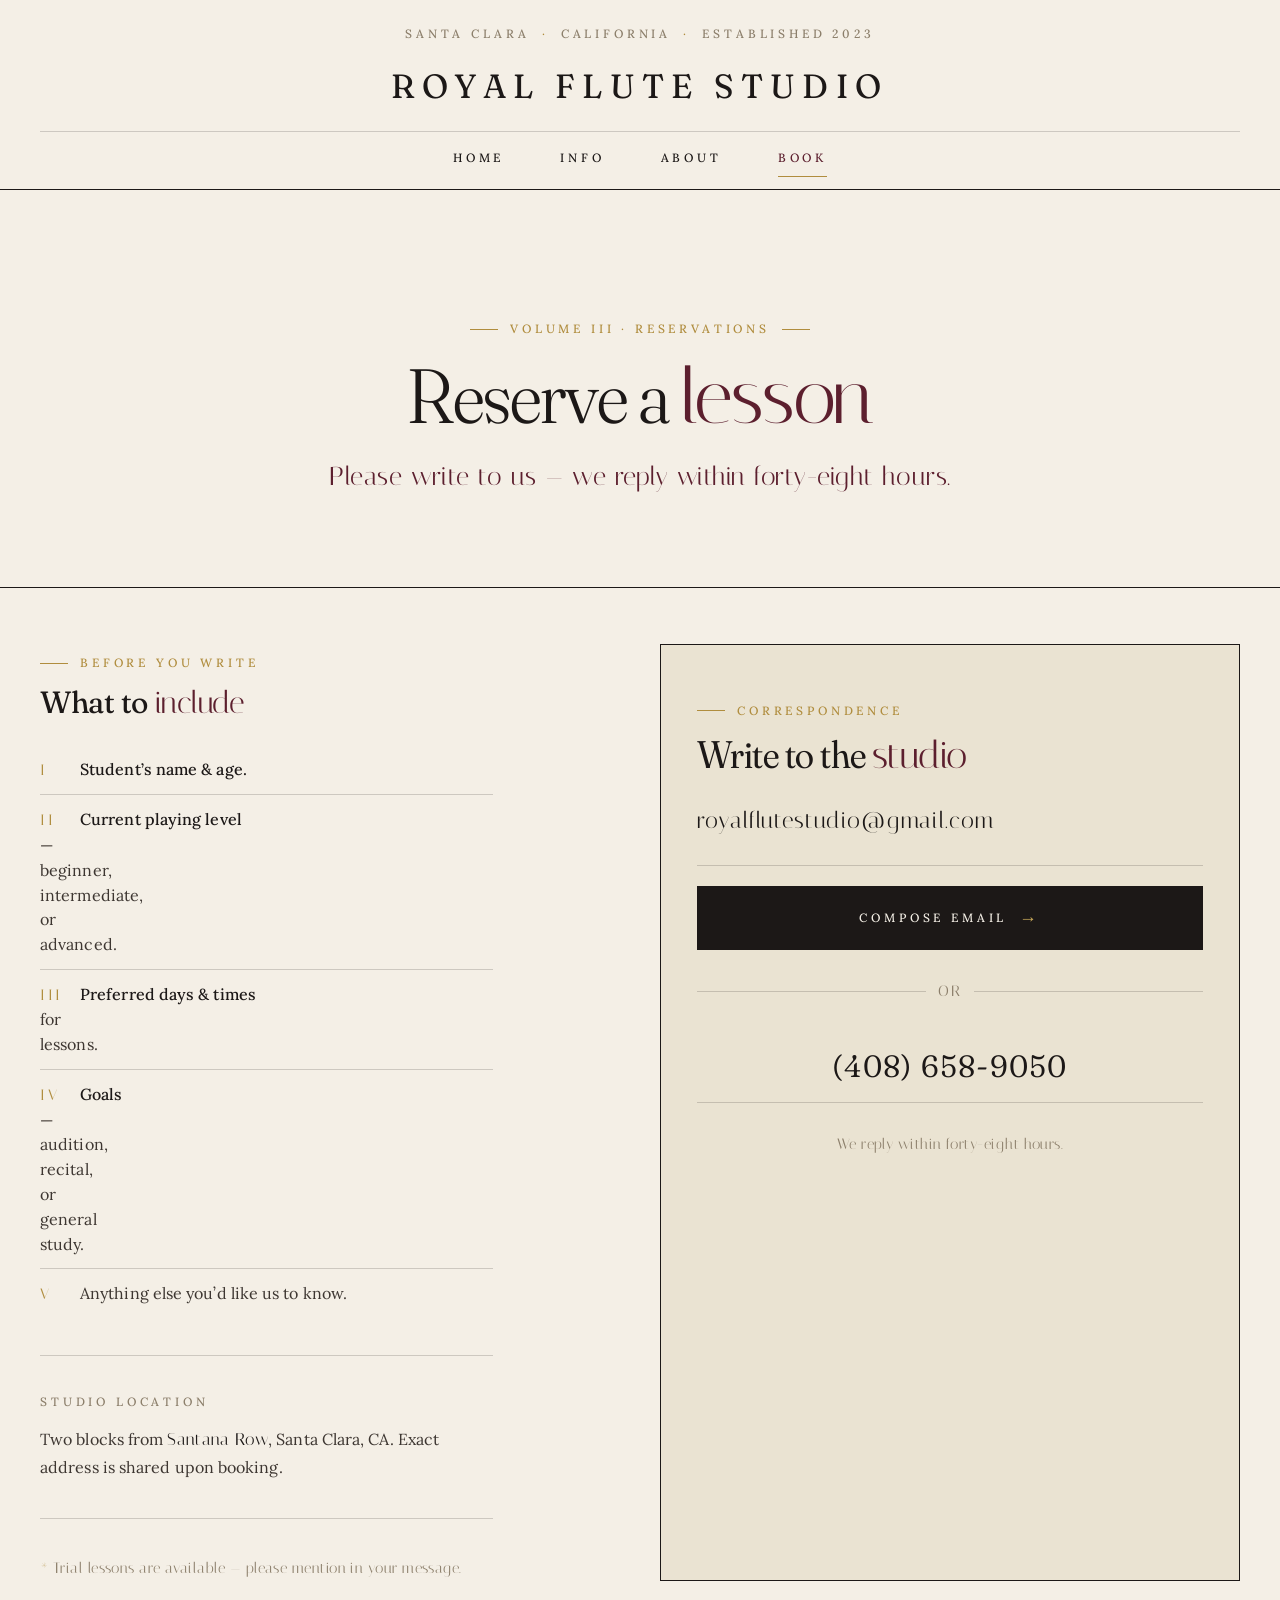
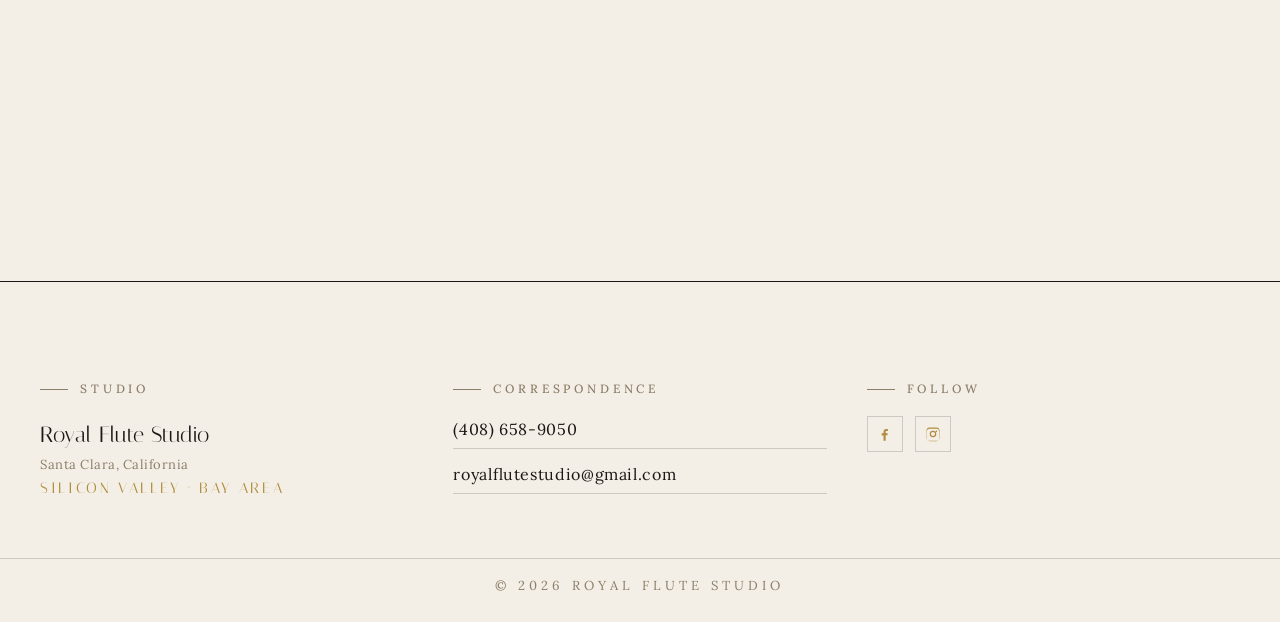
<file: book-online.html>
<!DOCTYPE html>
<html lang="en">
<head>
  <meta charset="utf-8" />
  <meta name="viewport" content="width=device-width, initial-scale=1" />
  <title>Book a Lesson — Royal Flute Studio · Silicon Valley</title>
  <meta name="description" content="Reserve a flute lesson at Royal Flute Studio in Santa Clara — serving Silicon Valley and the Bay Area. Write to royalflutestudio@gmail.com or call (408) 658-9050. Trial lessons available. We respond within forty-eight hours." />
  <link rel="canonical" href="https://royal-flute-studio.com/book-online.html" />

  <meta property="og:type" content="website" />
  <meta property="og:site_name" content="Royal Flute Studio" />
  <meta property="og:locale" content="en_US" />
  <meta property="og:url" content="https://royal-flute-studio.com/book-online.html" />
  <meta property="og:title" content="Book a Flute Lesson — Royal Flute Studio · Silicon Valley" />
  <meta property="og:description" content="To reserve a flute lesson at Royal Flute Studio, please write to royalflutestudio@gmail.com or call (408) 658-9050. Trial lessons are available." />
  <meta property="og:image" content="https://royal-flute-studio.com/assets/teacher-portrait.jpeg" />
  <meta property="og:image:alt" content="Rebecca Park, founder of Royal Flute Studio" />

  <meta name="twitter:card" content="summary_large_image" />
  <meta name="twitter:title" content="Book a Flute Lesson — Royal Flute Studio · Silicon Valley" />
  <meta name="twitter:description" content="Reserve a flute lesson at Royal Flute Studio — Santa Clara, serving Silicon Valley and the Bay Area." />
  <meta name="twitter:image" content="https://royal-flute-studio.com/assets/teacher-portrait.jpeg" />
  <link rel="icon" type="image/x-icon" href="/favicon.ico" />
  <link rel="icon" type="image/png" sizes="32x32" href="/favicon-32x32.png" />
  <link rel="icon" type="image/png" sizes="16x16" href="/favicon-16x16.png" />
  <link rel="apple-touch-icon" sizes="180x180" href="/apple-touch-icon.png" />
  <link rel="manifest" href="/site.webmanifest" />
  <meta name="theme-color" content="#F4EFE6" />

  <link rel="preconnect" href="https://fonts.googleapis.com" />
  <link rel="preconnect" href="https://fonts.gstatic.com" crossorigin />
  <link href="https://fonts.googleapis.com/css2?family=Fraunces:opsz,wght,SOFT@9..144,100..900,0..100&family=Italiana&family=Lora:ital,wght@0,400..700;1,400..700&display=swap" rel="stylesheet" />

  <link rel="stylesheet" href="design-tokens.css" />
  <link rel="stylesheet" href="styles.css" />

  <style>
    /* ── Page-specific: Book Online ─────────────────────────── */

    .book-opener {
      padding-block: var(--s-9) var(--s-8);
      text-align: center;
    }
    .book-opener__inner { grid-column: 3 / span 8; }

    .book-opener__eyebrow {
      font-family: var(--font-body);
      font-size: var(--t-eyebrow);
      font-weight: 500;
      letter-spacing: var(--tk-eyebrow);
      text-transform: uppercase;
      color: var(--gold);
      margin: 0 0 var(--s-4);
      display: inline-flex;
      align-items: center;
      gap: var(--s-3);
    }
    .book-opener__eyebrow::before,
    .book-opener__eyebrow::after {
      content: "";
      display: inline-block;
      width: 28px;
      height: 1px;
      background: var(--gold);
    }

    .book-opener__title {
      font-family: var(--font-display);
      font-variation-settings: var(--fr-display);
      font-size: clamp(2.8rem, 6vw, 5rem);
      line-height: var(--lh-display);
      letter-spacing: var(--tk-tight);
      color: var(--ink);
      margin: 0 0 var(--s-4);
    }
    .book-opener__title em {
      font-style: normal;
      font-family: var(--font-accent);
      color: var(--burgundy);
    }

    .book-opener__lede {
      font-family: var(--font-accent);
      font-size: clamp(1.3rem, 2vw, 1.6rem);
      letter-spacing: 0.02em;
      color: var(--burgundy);
      margin: 0;
    }

    @media (max-width: 880px) {
      .book-opener__inner { grid-column: 1 / -1; }
    }

    /* ── Body: aside + compose card ─────────────────────────── */

    .book-body {
      padding-block: var(--s-7) var(--s-9);
      border-top: 1px solid var(--ink);
    }

    .book-aside {
      grid-column: 1 / span 5;
      align-self: start;
      padding-right: clamp(0px, 2vw, 1.5rem);
    }

    .book-aside__kicker {
      font-family: var(--font-body);
      font-size: var(--t-eyebrow);
      font-weight: 500;
      letter-spacing: var(--tk-eyebrow);
      text-transform: uppercase;
      color: var(--gold);
      margin: 0 0 var(--s-3);
      display: inline-flex;
      align-items: center;
      gap: var(--s-3);
    }
    .book-aside__kicker::before {
      content: "";
      display: inline-block;
      width: 28px;
      height: 1px;
      background: var(--gold);
    }

    .book-aside h3 {
      font-family: var(--font-display);
      font-variation-settings: var(--fr-h3);
      font-size: clamp(1.6rem, 2.4vw, 2rem);
      line-height: 1.15;
      letter-spacing: var(--tk-tight);
      color: var(--ink);
      margin: 0 0 var(--s-5);
    }
    .book-aside h3 em {
      font-style: normal;
      font-family: var(--font-accent);
      color: var(--burgundy);
    }

    .book-aside__checklist {
      list-style: none;
      margin: 0;
      padding: 0;
      counter-reset: book-aside;
    }
    .book-aside__checklist li {
      counter-increment: book-aside;
      display: grid;
      grid-template-columns: 28px 1fr;
      align-items: baseline;
      column-gap: var(--s-3);
      padding-block: var(--s-3);
      border-bottom: 1px solid var(--hairline);
      font-family: var(--font-body);
      font-size: 1rem;
      line-height: 1.55;
      color: var(--ink-soft);
    }
    .book-aside__checklist li:last-child { border-bottom: 0; }
    .book-aside__checklist li::before {
      content: counter(book-aside, upper-roman);
      font-family: var(--font-accent);
      font-size: 0.95rem;
      letter-spacing: 0.18em;
      color: var(--gold);
    }
    .book-aside__checklist li strong {
      font-weight: 500;
      color: var(--ink);
    }

    .book-aside__rule {
      height: 1px;
      background: var(--hairline);
      width: 100%;
      margin: var(--s-6) 0;
    }

    .book-aside__heading {
      font-family: var(--font-body);
      font-size: var(--t-eyebrow);
      font-weight: 500;
      letter-spacing: var(--tk-eyebrow);
      text-transform: uppercase;
      color: var(--muted);
      margin: 0 0 var(--s-3);
    }
    .book-aside__location {
      font-family: var(--font-body);
      font-size: 1rem;
      line-height: var(--lh-body);
      color: var(--ink-soft);
      margin: 0;
    }
    .book-aside__location .accent {
      font-size: 1.05rem;
      color: var(--ink);
    }

    .book-aside__note {
      font-family: var(--font-accent);
      font-style: normal;
      font-size: 0.95rem;
      letter-spacing: 0.03em;
      color: var(--muted);
      margin: 0;
    }
    .book-aside__note::before {
      content: "*  ";
      color: var(--gold);
    }

    /* ── Compose card (right) ───────────────────────────────── */

    .book-compose {
      grid-column: 7 / span 6;
      padding: var(--s-7) var(--s-6);
      border: 1px solid var(--ink);
      background: var(--bg-surface);
      display: flex;
      flex-direction: column;
      gap: var(--s-3);
    }

    .book-compose__kicker {
      font-family: var(--font-body);
      font-size: var(--t-eyebrow);
      font-weight: 500;
      letter-spacing: var(--tk-eyebrow);
      text-transform: uppercase;
      color: var(--gold);
      margin: 0;
      display: inline-flex;
      align-items: center;
      gap: var(--s-3);
    }
    .book-compose__kicker::before {
      content: "";
      display: inline-block;
      width: 28px;
      height: 1px;
      background: var(--gold);
    }

    .book-compose__title {
      font-family: var(--font-display);
      font-variation-settings: var(--fr-h2);
      font-size: clamp(1.9rem, 3vw, 2.4rem);
      line-height: 1.1;
      letter-spacing: var(--tk-tight);
      color: var(--ink);
      margin: 0 0 var(--s-3);
    }
    .book-compose__title em {
      font-style: normal;
      font-family: var(--font-accent);
      color: var(--burgundy);
    }

    .book-compose__address {
      font-family: var(--font-accent);
      font-size: clamp(1.2rem, 1.8vw, 1.45rem);
      letter-spacing: 0.04em;
      color: var(--ink);
      margin: 0;
      padding-bottom: var(--s-5);
      border-bottom: 1px solid var(--hairline);
      word-break: break-all;
    }

    .book-compose__cta {
      display: inline-flex;
      align-items: center;
      justify-content: center;
      gap: var(--s-3);
      padding: var(--s-4) var(--s-5);
      margin-top: var(--s-2);
      font-family: var(--font-body);
      font-size: var(--t-eyebrow);
      font-weight: 500;
      letter-spacing: var(--tk-eyebrow);
      text-transform: uppercase;
      color: var(--bg-ivory);
      background: var(--ink);
      border: 1px solid var(--ink);
      transition: background var(--dur-fast) var(--ease-editorial),
                  border-color var(--dur-fast) var(--ease-editorial),
                  letter-spacing var(--dur-med) var(--ease-stately);
    }
    .book-compose__cta::after {
      content: "→";
      font-family: var(--font-accent);
      font-size: 1.1rem;
      color: var(--gold-soft);
      transition: transform var(--dur-med) var(--ease-stately);
    }
    .book-compose__cta:hover {
      background: var(--burgundy);
      border-color: var(--burgundy);
      letter-spacing: calc(var(--tk-eyebrow) + 0.02em);
    }
    .book-compose__cta:hover::after {
      transform: translateX(6px);
    }

    .book-compose__sep {
      display: flex;
      align-items: center;
      gap: var(--s-3);
      margin-block: var(--s-4);
      font-family: var(--font-accent);
      font-size: 0.95rem;
      letter-spacing: 0.16em;
      text-transform: uppercase;
      color: var(--muted);
    }
    .book-compose__sep::before,
    .book-compose__sep::after {
      content: "";
      flex: 1;
      height: 1px;
      background: var(--hairline);
    }

    .book-compose__phone {
      display: block;
      font-family: var(--font-display);
      font-variation-settings: "opsz" 36, "SOFT" 60, "wght" 350;
      font-size: clamp(1.5rem, 2.4vw, 2rem);
      letter-spacing: 0.04em;
      color: var(--ink);
      text-align: center;
      padding-block: 0.25em;
      border-bottom: 1px solid var(--hairline);
      transition: color var(--dur-fast) var(--ease-editorial),
                  border-color var(--dur-fast) var(--ease-editorial);
      font-feature-settings: "onum", "kern", "liga";
    }
    .book-compose__phone:hover {
      color: var(--burgundy);
      border-bottom-color: var(--gold);
    }

    .book-compose__hours {
      margin: var(--s-4) 0 0;
      font-family: var(--font-accent);
      font-size: 0.95rem;
      letter-spacing: 0.03em;
      color: var(--muted);
      text-align: center;
    }

    @media (max-width: 880px) {
      .book-aside,
      .book-compose { grid-column: 1 / -1; }
      .book-aside {
        padding-right: 0;
        margin-bottom: var(--s-7);
        padding-bottom: var(--s-6);
        border-bottom: 1px solid var(--hairline);
      }
    }
  </style>
</head>

<body>

<!-- ──────── Masthead ──────── -->
<header class="masthead">
  <p class="masthead__locale">
    <span>Santa Clara</span><span>California</span><span>Established 2023</span>
  </p>
  <p class="masthead__wordmark"><a href="index.html">Royal Flute Studio</a></p>
  <nav class="masthead__nav" aria-label="Primary">
    <a href="index.html">Home</a>
    <a href="info.html">Info</a>
    <a href="about-me.html">About</a>
    <a href="book-online.html" aria-current="page">Book</a>
  </nav>
</header>

<main>

  <!-- ──────── Opener ──────── -->
  <section class="book-opener reveal reveal-1">
    <div class="grid">
      <div class="book-opener__inner">
        <p class="book-opener__eyebrow">Volume III · Reservations</p>
        <h1 class="book-opener__title">Reserve a <em>lesson</em></h1>
        <p class="book-opener__lede">Please write to us &mdash; we reply within forty-eight hours.</p>
      </div>
    </div>
  </section>

  <!-- ──────── Body: aside + compose card ──────── -->
  <section class="book-body reveal reveal-2">
    <div class="grid">

      <aside class="book-aside">
        <p class="book-aside__kicker">Before you write</p>
        <h3>What to <em>include</em></h3>
        <ol class="book-aside__checklist">
          <li><strong>Student&rsquo;s name &amp; age.</strong></li>
          <li><strong>Current playing level</strong> &mdash; beginner, intermediate, or advanced.</li>
          <li><strong>Preferred days &amp; times</strong> for lessons.</li>
          <li><strong>Goals</strong> &mdash; audition, recital, or general study.</li>
          <li>Anything else you&rsquo;d like us to know.</li>
        </ol>

        <div class="book-aside__rule"></div>

        <p class="book-aside__heading">Studio location</p>
        <p class="book-aside__location">
          Two blocks from <span class="accent">Santana Row</span>, Santa Clara, CA.
          Exact address is shared upon booking.
        </p>

        <div class="book-aside__rule"></div>

        <p class="book-aside__note">Trial lessons are available &mdash; please mention in your message.</p>
      </aside>

      <div class="book-compose">
        <p class="book-compose__kicker">Correspondence</p>
        <h2 class="book-compose__title">Write to the <em>studio</em></h2>
        <p class="book-compose__address">royalflutestudio@gmail.com</p>

        <a class="book-compose__cta"
           href="mailto:royalflutestudio@gmail.com?subject=Royal%20Flute%20Studio%20%E2%80%94%20Lesson%20Inquiry&amp;body=Hello%20Royal%20Flute%20Studio%2C%0A%0AI%27d%20like%20to%20enquire%20about%20lessons.%0A%0AStudent%27s%20name%20%26%20age%3A%0ACurrent%20playing%20level%3A%0APreferred%20days%2Ftimes%3A%0AGoals%3A%0AAnything%20else%3A%0A%0AThank%20you%2C">
          Compose Email
        </a>

        <p class="book-compose__sep">or</p>

        <a class="book-compose__phone" href="tel:+14086589050">(408) 658&#8209;9050</a>

        <p class="book-compose__hours">We reply within forty-eight hours.</p>
      </div>

    </div>
  </section>

</main>

<!-- ──────── Footer ──────── -->
<footer class="site-footer">
  <div class="grid site-footer__grid">
    <div class="col-4 site-footer__col">
      <p class="eyebrow">Studio</p>
      <p class="site-footer__name">Royal Flute Studio</p>
      <p class="site-footer__loc">Santa Clara, California</p>
      <p class="site-footer__sub">Silicon Valley · Bay Area</p>
    </div>
    <div class="col-4 site-footer__col site-footer__contact">
      <p class="eyebrow">Correspondence</p>
      <a href="tel:+14086589050">(408) 658&#8209;9050</a>
      <a href="mailto:royalflutestudio@gmail.com">royalflutestudio@gmail.com</a>
    </div>
    <div class="col-4 site-footer__col">
      <p class="eyebrow">Follow</p>
      <div class="socials">
        <a href="https://www.facebook.com/royalflute" aria-label="Facebook" target="_blank" rel="noopener">
          <svg viewBox="0 0 24 24" aria-hidden="true"><path d="M13 22v-8h2.7l.4-3.1H13V8.9c0-.9.3-1.5 1.6-1.5h1.7V4.6c-.3 0-1.3-.1-2.4-.1-2.4 0-4.1 1.5-4.1 4.2v2.3H7v3.1h2.8V22H13z"/></svg>
        </a>
        <a href="https://www.instagram.com/royalflutestudio/" aria-label="Instagram" target="_blank" rel="noopener">
          <svg viewBox="0 0 24 24" aria-hidden="true"><path d="M12 2.2c3.2 0 3.6 0 4.8.1 1.2.1 1.8.2 2.2.4.6.2 1 .5 1.5 1 .5.5.7.9 1 1.5.2.4.3 1 .4 2.2.1 1.2.1 1.6.1 4.8s0 3.6-.1 4.8c-.1 1.2-.2 1.8-.4 2.2-.2.6-.5 1-1 1.5-.5.5-.9.7-1.5 1-.4.2-1 .3-2.2.4-1.2.1-1.6.1-4.8.1s-3.6 0-4.8-.1c-1.2-.1-1.8-.2-2.2-.4-.6-.2-1-.5-1.5-1-.5-.5-.7-.9-1-1.5-.2-.4-.3-1-.4-2.2C2.2 15.6 2.2 15.2 2.2 12s0-3.6.1-4.8c.1-1.2.2-1.8.4-2.2.2-.6.5-1 1-1.5.5-.5.9-.7 1.5-1 .4-.2 1-.3 2.2-.4C8.4 2.2 8.8 2.2 12 2.2zm0 1.8c-3.1 0-3.5 0-4.7.1-1.1.1-1.7.2-2.1.4-.5.2-.9.4-1.3.8-.4.4-.6.8-.8 1.3-.2.4-.3 1-.4 2.1-.1 1.2-.1 1.6-.1 4.7s0 3.5.1 4.7c.1 1.1.2 1.7.4 2.1.2.5.4.9.8 1.3.4.4.8.6 1.3.8.4.2 1 .3 2.1.4 1.2.1 1.6.1 4.7.1s3.5 0 4.7-.1c1.1-.1 1.7-.2 2.1-.4.5-.2.9-.4 1.3-.8.4-.4.6-.8.8-1.3.2-.4.3-1 .4-2.1.1-1.2.1-1.6.1-4.7s0-3.5-.1-4.7c-.1-1.1-.2-1.7-.4-2.1-.2-.5-.4-.9-.8-1.3-.4-.4-.8-.6-1.3-.8-.4-.2-1-.3-2.1-.4-1.2-.1-1.6-.1-4.7-.1zm0 3.1a4.9 4.9 0 1 1 0 9.8 4.9 4.9 0 0 1 0-9.8zm0 1.8a3.1 3.1 0 1 0 0 6.2 3.1 3.1 0 0 0 0-6.2zm5.1-2a1.1 1.1 0 1 1 0 2.3 1.1 1.1 0 0 1 0-2.3z"/></svg>
        </a>
      </div>
    </div>
  </div>

  <div class="site-footer__bottom">
    &copy; <span id="year"></span> Royal Flute Studio
  </div>
</footer>

<script type="application/ld+json">
{
  "@context": "https://schema.org",
  "@type": "BreadcrumbList",
  "itemListElement": [
    { "@type": "ListItem", "position": 1, "name": "Home", "item": "https://royal-flute-studio.com/" },
    { "@type": "ListItem", "position": 2, "name": "Book a Lesson", "item": "https://royal-flute-studio.com/book-online.html" }
  ]
}
</script>

<script>
  document.getElementById('year').textContent = new Date().getFullYear();
</script>

</body>
</html>
</file>
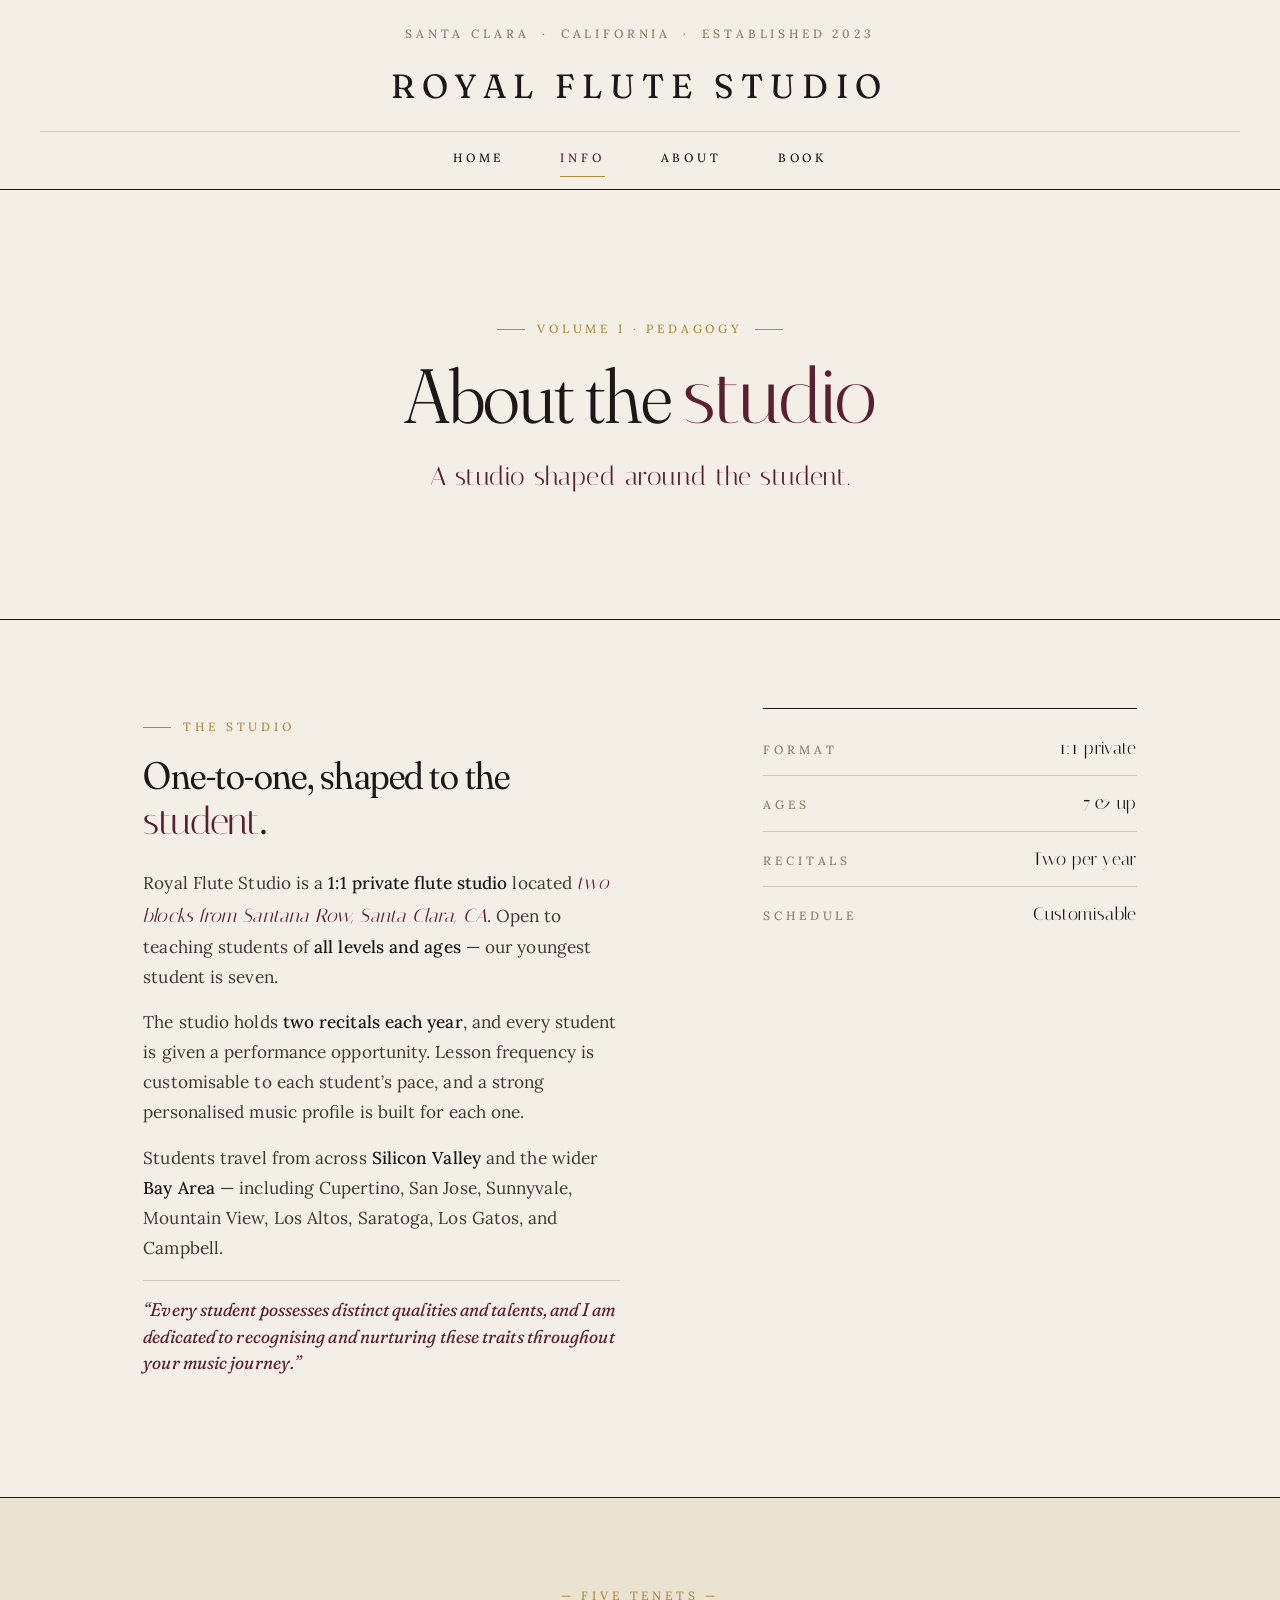
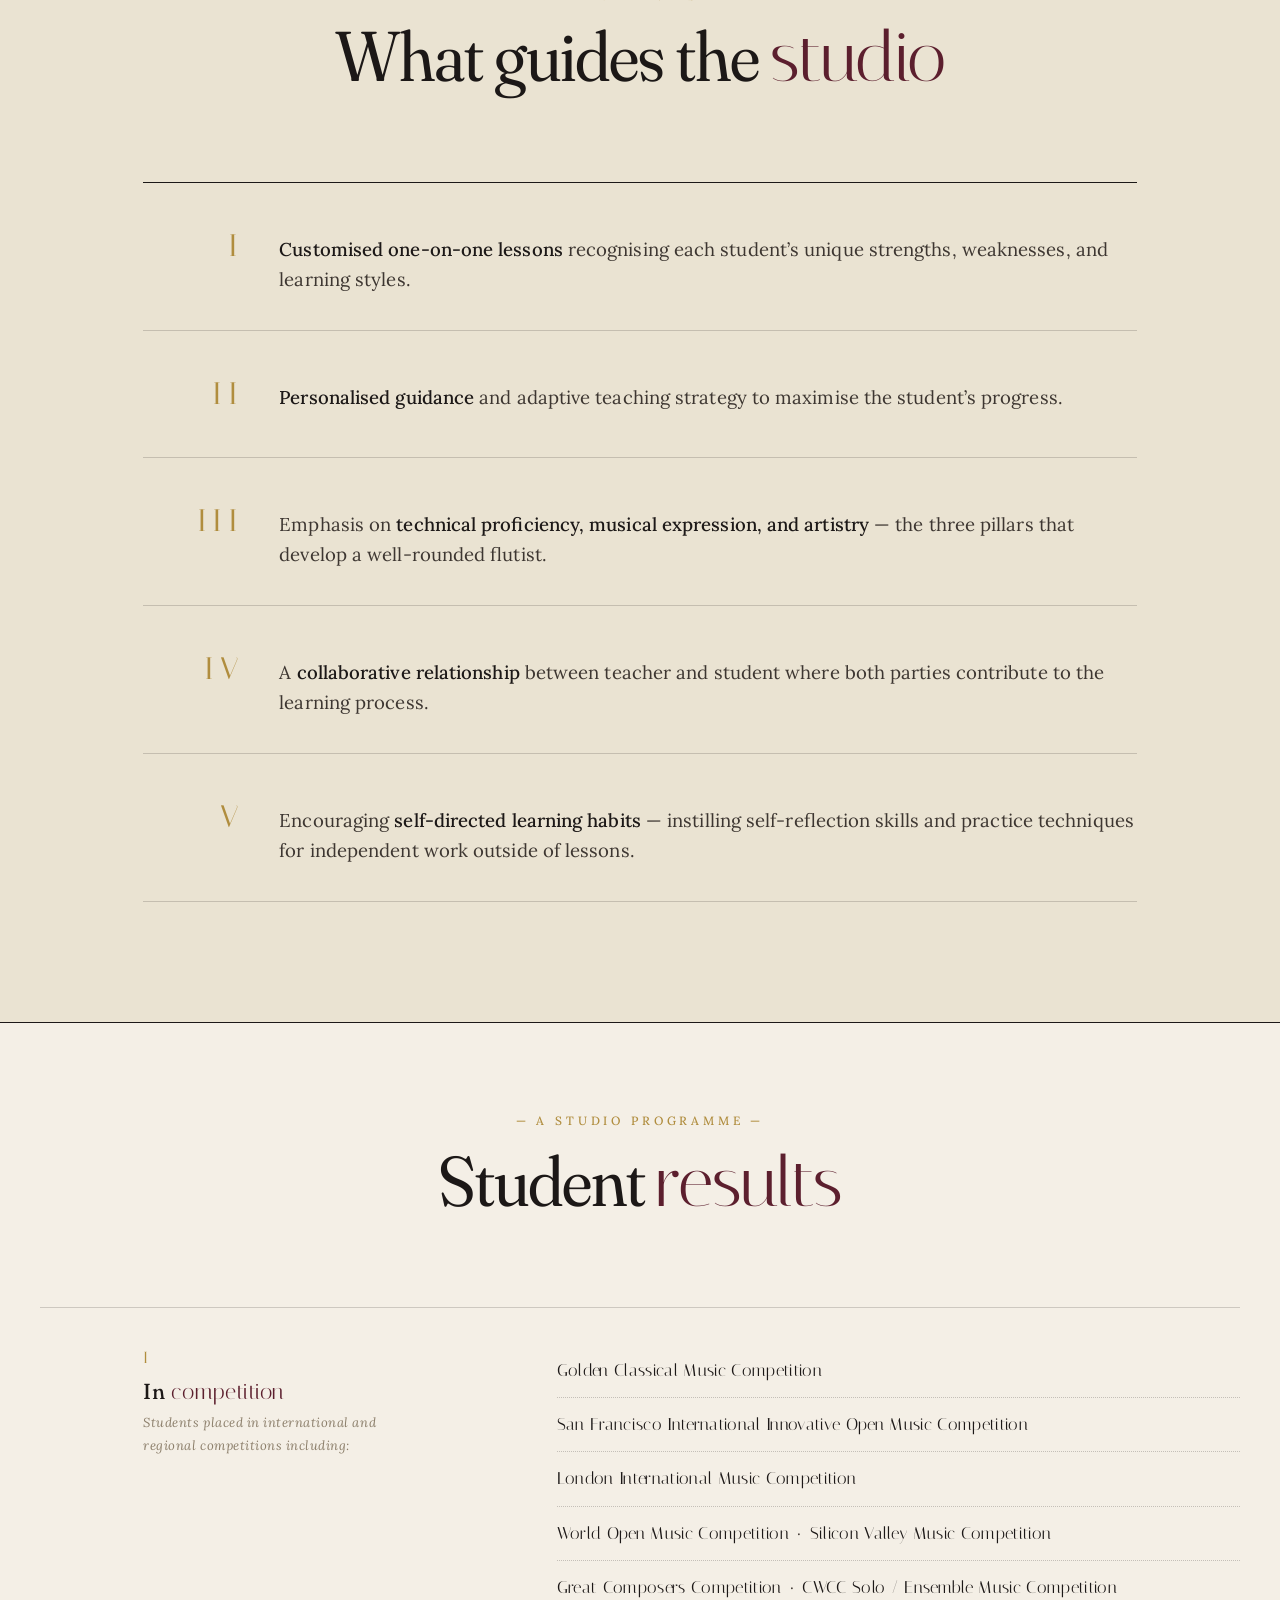
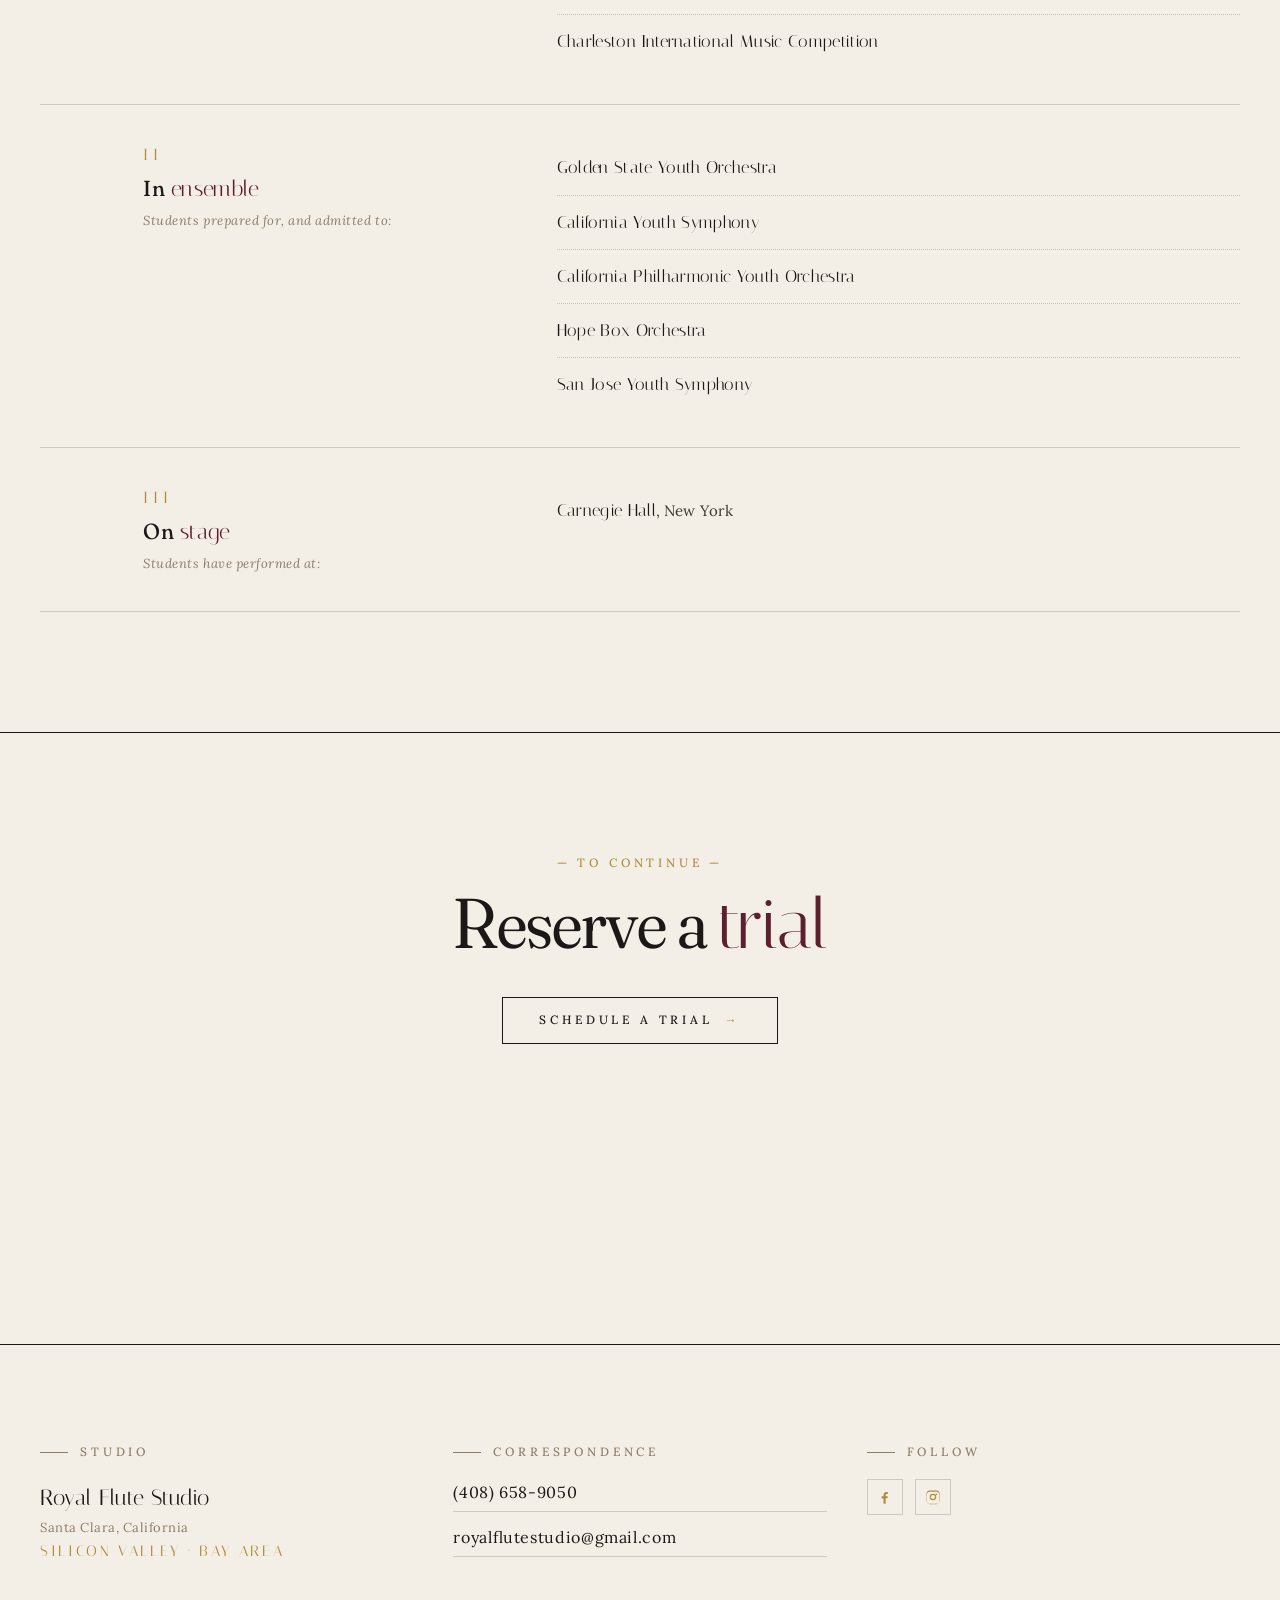
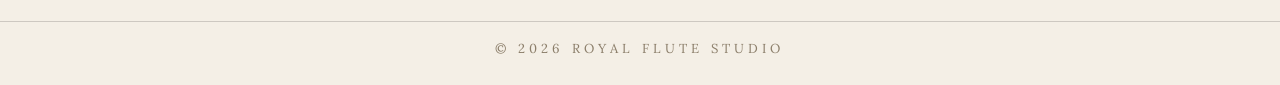
<file: info.html>
<!DOCTYPE html>
<html lang="en">
<head>
  <meta charset="utf-8" />
  <meta name="viewport" content="width=device-width, initial-scale=1" />
  <title>Flute Lessons in Silicon Valley &amp; Bay Area — Royal Flute Studio</title>
  <meta name="description" content="A 1:1 private flute studio in Santa Clara — two blocks from Santana Row — serving Silicon Valley and the Bay Area. Students from Cupertino, San Jose, Sunnyvale and across the South Bay. Two recitals per year." />
  <link rel="canonical" href="https://royal-flute-studio.com/info.html" />

  <meta property="og:type" content="website" />
  <meta property="og:site_name" content="Royal Flute Studio" />
  <meta property="og:locale" content="en_US" />
  <meta property="og:url" content="https://royal-flute-studio.com/info.html" />
  <meta property="og:title" content="Flute Lessons in Silicon Valley & Bay Area — Royal Flute Studio" />
  <meta property="og:description" content="A 1:1 private flute studio in Santa Clara — two blocks from Santana Row — serving Silicon Valley and the Bay Area. Students from Cupertino, San Jose, Sunnyvale and across the South Bay. Two recitals per year." />
  <meta property="og:image" content="https://royal-flute-studio.com/assets/teacher-portrait.jpeg" />
  <meta property="og:image:alt" content="Rebecca Park, founder of Royal Flute Studio" />

  <meta name="twitter:card" content="summary_large_image" />
  <meta name="twitter:title" content="Flute Lessons in Silicon Valley & Bay Area — Royal Flute Studio" />
  <meta name="twitter:description" content="A 1:1 private flute studio in Santa Clara — serving Silicon Valley and the Bay Area. Students from Cupertino, San Jose, Sunnyvale and the wider South Bay." />
  <meta name="twitter:image" content="https://royal-flute-studio.com/assets/teacher-portrait.jpeg" />
  <link rel="icon" type="image/x-icon" href="/favicon.ico" />
  <link rel="icon" type="image/png" sizes="32x32" href="/favicon-32x32.png" />
  <link rel="icon" type="image/png" sizes="16x16" href="/favicon-16x16.png" />
  <link rel="apple-touch-icon" sizes="180x180" href="/apple-touch-icon.png" />
  <link rel="manifest" href="/site.webmanifest" />
  <meta name="theme-color" content="#F4EFE6" />

  <link rel="preconnect" href="https://fonts.googleapis.com" />
  <link rel="preconnect" href="https://fonts.gstatic.com" crossorigin />
  <link href="https://fonts.googleapis.com/css2?family=Fraunces:opsz,wght,SOFT@9..144,100..900,0..100&family=Italiana&family=Lora:ital,wght@0,400..700;1,400..700&display=swap" rel="stylesheet" />

  <link rel="stylesheet" href="design-tokens.css" />
  <link rel="stylesheet" href="styles.css" />

  <style>
    /* ── Page-specific: Info ────────────────────────────────── */

    /* Opener — centered editorial title block */
    .info-opener {
      padding-block: var(--s-9);
      text-align: center;
    }
    .info-opener__inner { grid-column: 3 / span 8; }

    .info-opener__eyebrow {
      font-family: var(--font-body);
      font-size: var(--t-eyebrow);
      font-weight: 500;
      letter-spacing: var(--tk-eyebrow);
      text-transform: uppercase;
      color: var(--gold);
      margin: 0 0 var(--s-4);
      display: inline-flex;
      align-items: center;
      gap: var(--s-3);
    }
    .info-opener__eyebrow::before,
    .info-opener__eyebrow::after {
      content: "";
      display: inline-block;
      width: 28px;
      height: 1px;
      background: var(--gold);
    }

    .info-opener__title {
      font-family: var(--font-display);
      font-variation-settings: var(--fr-display);
      font-size: clamp(2.8rem, 6vw, 5rem);
      line-height: var(--lh-display);
      letter-spacing: var(--tk-tight);
      color: var(--ink);
      margin: 0 0 var(--s-4);
    }
    .info-opener__title em {
      font-style: normal;
      font-family: var(--font-accent);
      color: var(--burgundy);
    }

    .info-opener__lede {
      font-family: var(--font-accent);
      font-size: clamp(1.3rem, 2vw, 1.6rem);
      letter-spacing: 0.02em;
      color: var(--burgundy);
      margin: 0;
    }

    @media (max-width: 880px) {
      .info-opener__inner { grid-column: 1 / -1; }
    }

    /* ── The Studio — intro paragraph + facts panel ─────────── */

    .info-studio {
      padding-block: var(--s-8) var(--s-9);
      border-top: 1px solid var(--ink);
    }

    .info-studio__intro {
      grid-column: 2 / span 5;
    }

    .info-studio__eyebrow {
      font-family: var(--font-body);
      font-size: var(--t-eyebrow);
      font-weight: 500;
      letter-spacing: var(--tk-eyebrow);
      text-transform: uppercase;
      color: var(--gold);
      margin: 0 0 var(--s-4);
      display: inline-flex;
      align-items: center;
      gap: var(--s-3);
    }
    .info-studio__eyebrow::before {
      content: "";
      display: inline-block;
      width: 28px;
      height: 1px;
      background: var(--gold);
    }

    .info-studio__title {
      font-family: var(--font-display);
      font-variation-settings: var(--fr-h2);
      font-size: clamp(1.9rem, 3vw, 2.4rem);
      line-height: 1.15;
      letter-spacing: var(--tk-tight);
      color: var(--ink);
      margin: 0 0 var(--s-5);
    }
    .info-studio__title em {
      font-style: normal;
      font-family: var(--font-accent);
      color: var(--burgundy);
    }

    .info-studio__copy {
      font-family: var(--font-body);
      font-size: 1.075rem;
      line-height: var(--lh-body);
      color: var(--ink-soft);
      margin: 0 0 var(--s-4);
    }
    .info-studio__copy em {
      font-style: italic;
      font-family: var(--font-accent);
      font-size: 1.1em;
      color: var(--burgundy);
    }
    .info-studio__copy strong {
      font-weight: 500;
      color: var(--ink);
    }

    .info-studio__quote {
      font-family: var(--font-display);
      font-variation-settings: var(--fr-pull);
      font-style: italic;
      font-size: 1.15rem;
      line-height: 1.45;
      color: var(--burgundy);
      padding-top: var(--s-4);
      margin-top: var(--s-4);
      border-top: 1px solid var(--hairline);
    }

    .info-studio__facts {
      grid-column: 8 / span 4;
      padding-top: var(--s-3);
      border-top: 1px solid var(--ink);
    }
    .info-studio__facts dl { margin: 0; padding: 0; }
    .info-studio__facts div {
      display: grid;
      grid-template-columns: 1fr auto;
      align-items: baseline;
      gap: var(--s-4);
      padding: var(--s-3) 0;
      border-bottom: 1px solid var(--hairline);
    }
    .info-studio__facts div:last-child { border-bottom: 0; }

    .info-studio__facts dt {
      font-family: var(--font-body);
      font-size: var(--t-eyebrow);
      font-weight: 500;
      letter-spacing: var(--tk-eyebrow);
      text-transform: uppercase;
      color: var(--muted);
      margin: 0;
    }
    .info-studio__facts dd {
      font-family: var(--font-accent);
      font-size: 1.1rem;
      letter-spacing: 0.02em;
      color: var(--ink);
      margin: 0;
      white-space: nowrap;
    }

    @media (max-width: 880px) {
      .info-studio__intro,
      .info-studio__facts { grid-column: 1 / -1; }
      .info-studio__facts { margin-top: var(--s-6); }
    }

    /* ── Tenets — five numbered articles of faith ───────────── */

    .info-tenets {
      padding-block: var(--s-8) var(--s-9);
      border-top: 1px solid var(--ink);
      background: var(--bg-surface);
    }

    .info-tenets__head {
      grid-column: 3 / span 8;
      text-align: center;
      margin-bottom: var(--s-8);
    }
    .info-tenets__kicker {
      font-family: var(--font-body);
      font-size: var(--t-eyebrow);
      font-weight: 500;
      letter-spacing: var(--tk-eyebrow);
      text-transform: uppercase;
      color: var(--gold);
      margin: 0 0 var(--s-3);
    }
    .info-tenets__head h2 {
      font-family: var(--font-display);
      font-variation-settings: var(--fr-h2);
      font-size: var(--t-display);
      line-height: var(--lh-display);
      letter-spacing: var(--tk-tight);
      color: var(--ink);
      margin: 0;
    }
    .info-tenets__head h2 em {
      font-style: normal;
      font-family: var(--font-accent);
      color: var(--burgundy);
    }

    .info-tenets__list {
      grid-column: 2 / span 10;
      list-style: none;
      margin: 0;
      padding: 0;
      border-top: 1px solid var(--ink);
    }
    .info-tenets__item {
      display: grid;
      grid-template-columns: 100px 1fr;
      align-items: baseline;
      column-gap: var(--s-6);
      padding-block: var(--s-6);
      border-bottom: 1px solid var(--hairline);
      transition: background var(--dur-med) var(--ease-stately);
    }
    .info-tenets__item:hover { background: rgba(176, 141, 62, 0.05); }

    .info-tenets__num {
      font-family: var(--font-accent);
      font-size: clamp(1.6rem, 2.4vw, 2.1rem);
      letter-spacing: 0.18em;
      color: var(--gold);
      text-align: right;
    }
    .info-tenets__text {
      font-family: var(--font-body);
      font-size: clamp(1.05rem, 1.45vw, 1.2rem);
      line-height: 1.62;
      color: var(--ink-soft);
      margin: 0;
    }
    .info-tenets__text strong { font-weight: 500; color: var(--ink); }
    .info-tenets__text em {
      font-family: var(--font-accent);
      font-style: normal;
      color: var(--burgundy);
    }

    @media (max-width: 880px) {
      .info-tenets__head,
      .info-tenets__list { grid-column: 1 / -1; }
      .info-tenets__item { grid-template-columns: 60px 1fr; column-gap: var(--s-4); }
    }
    @media (max-width: 480px) {
      .info-tenets__item { grid-template-columns: 1fr; row-gap: var(--s-2); }
      .info-tenets__num { text-align: left; }
    }

    /* ── Results — student achievements (concert-programme style) ─── */

    .info-results {
      padding-block: var(--s-8) var(--s-9);
      border-top: 1px solid var(--ink);
    }

    .info-results__head {
      grid-column: 3 / span 8;
      text-align: center;
      margin-bottom: var(--s-8);
    }
    .info-results__kicker {
      font-family: var(--font-body);
      font-size: var(--t-eyebrow);
      font-weight: 500;
      letter-spacing: var(--tk-eyebrow);
      text-transform: uppercase;
      color: var(--gold);
      margin: 0 0 var(--s-3);
    }
    .info-results__head h2 {
      font-family: var(--font-display);
      font-variation-settings: var(--fr-h2);
      font-size: var(--t-display);
      line-height: var(--lh-display);
      letter-spacing: var(--tk-tight);
      color: var(--ink);
      margin: 0;
    }
    .info-results__head h2 em {
      font-style: normal;
      font-family: var(--font-accent);
      color: var(--burgundy);
    }

    .info-results__block {
      grid-column: 1 / -1;
      display: grid;
      grid-template-columns: repeat(12, var(--col));
      column-gap: var(--gutter);
      padding-block: var(--s-6);
      border-top: 1px solid var(--hairline);
    }
    .info-results__block:last-of-type {
      border-bottom: 1px solid var(--hairline);
    }

    .info-results__category {
      grid-column: 2 / span 3;
      align-self: start;
    }
    .info-results__roman {
      font-family: var(--font-accent);
      font-size: 1rem;
      letter-spacing: 0.3em;
      color: var(--gold);
      margin: 0 0 var(--s-2);
    }
    .info-results__category h3 {
      font-family: var(--font-display);
      font-variation-settings: var(--fr-h3);
      font-size: clamp(1.2rem, 1.7vw, 1.4rem);
      letter-spacing: 0.02em;
      color: var(--ink);
      margin: 0;
    }
    .info-results__category h3 em {
      font-style: normal;
      font-family: var(--font-accent);
      color: var(--burgundy);
    }
    .info-results__lede {
      font-family: var(--font-body);
      font-size: var(--t-meta);
      letter-spacing: 0.04em;
      color: var(--muted);
      margin: var(--s-2) 0 0;
      font-style: italic;
    }

    .info-results__list {
      grid-column: 6 / span 7;
      list-style: none;
      margin: 0;
      padding: 0;
    }
    .info-results__entry {
      padding-block: var(--s-3);
      border-bottom: 1px dotted rgba(28, 24, 23, 0.22);
      font-family: var(--font-body);
      font-size: var(--t-body-sm);
      color: var(--ink-soft);
    }
    .info-results__entry:last-child { border-bottom: 0; }
    .info-results__entry .accent {
      font-size: 1.05rem;
      color: var(--ink);
    }

    @media (max-width: 880px) {
      .info-results__category,
      .info-results__list { grid-column: 1 / -1; }
      .info-results__category { margin-bottom: var(--s-4); }
    }

    /* ── Closing CTA ─────────────────────────────────────────── */

    .info-cta {
      padding-block: var(--s-9);
      text-align: center;
      border-top: 1px solid var(--ink);
    }
    .info-cta__inner { grid-column: 3 / span 8; }
    .info-cta__kicker {
      font-family: var(--font-body);
      font-size: var(--t-eyebrow);
      font-weight: 500;
      letter-spacing: var(--tk-eyebrow);
      text-transform: uppercase;
      color: var(--gold);
      margin: 0 0 var(--s-3);
    }
    .info-cta h2 {
      font-family: var(--font-display);
      font-variation-settings: var(--fr-h2);
      font-size: var(--t-display);
      line-height: var(--lh-display);
      letter-spacing: var(--tk-tight);
      color: var(--ink);
      margin: 0 0 var(--s-6);
    }
    .info-cta h2 em {
      font-style: normal;
      font-family: var(--font-accent);
      color: var(--burgundy);
    }
    .info-cta a {
      display: inline-flex;
      align-items: center;
      gap: var(--s-3);
      padding: var(--s-3) var(--s-6);
      font-family: var(--font-body);
      font-size: var(--t-eyebrow);
      font-weight: 500;
      letter-spacing: var(--tk-eyebrow);
      text-transform: uppercase;
      color: var(--ink);
      border: 1px solid var(--ink);
      transition: background var(--dur-fast) var(--ease-editorial),
                  color var(--dur-fast) var(--ease-editorial);
    }
    .info-cta a::after {
      content: "→";
      font-family: var(--font-accent);
      color: var(--gold);
      transition: transform var(--dur-med) var(--ease-stately);
    }
    .info-cta a:hover {
      background: var(--ink);
      color: var(--bg-ivory);
    }
    .info-cta a:hover::after {
      color: var(--gold-soft);
      transform: translateX(6px);
    }
    @media (max-width: 880px) {
      .info-cta__inner { grid-column: 1 / -1; }
    }
  </style>
</head>

<body>

<!-- ──────── Masthead ──────── -->
<header class="masthead">
  <p class="masthead__locale">
    <span>Santa Clara</span><span>California</span><span>Established 2023</span>
  </p>
  <p class="masthead__wordmark"><a href="index.html">Royal Flute Studio</a></p>
  <nav class="masthead__nav" aria-label="Primary">
    <a href="index.html">Home</a>
    <a href="info.html" aria-current="page">Info</a>
    <a href="about-me.html">About</a>
    <a href="book-online.html">Book</a>
  </nav>
</header>

<main>

  <!-- ──────── Opener ──────── -->
  <section class="info-opener reveal reveal-1">
    <div class="grid">
      <div class="info-opener__inner">
        <p class="info-opener__eyebrow">Volume I · Pedagogy</p>
        <h1 class="info-opener__title">About the <em>studio</em></h1>
        <p class="info-opener__lede">A studio shaped around the student.</p>
      </div>
    </div>
  </section>

  <!-- ──────── The Studio ──────── -->
  <section class="info-studio reveal reveal-2">
    <div class="grid">

      <div class="info-studio__intro">
        <p class="info-studio__eyebrow">The Studio</p>
        <h2 class="info-studio__title">One-to-one, shaped to the <em>student</em>.</h2>
        <p class="info-studio__copy">
          Royal Flute Studio is a <strong>1:1 private flute studio</strong> located
          <em>two blocks from Santana Row, Santa Clara, CA</em>. Open to teaching students of
          <strong>all levels and ages</strong> &mdash; our youngest student is seven.
        </p>
        <p class="info-studio__copy">
          The studio holds <strong>two recitals each year</strong>, and every student is given a
          performance opportunity. Lesson frequency is customisable to each student&rsquo;s pace,
          and a strong personalised music profile is built for each one.
        </p>
        <p class="info-studio__copy">
          Students travel from across <strong>Silicon Valley</strong> and the wider
          <strong>Bay Area</strong> &mdash; including Cupertino, San Jose, Sunnyvale, Mountain View,
          Los Altos, Saratoga, Los Gatos, and Campbell.
        </p>
        <p class="info-studio__quote">
          &ldquo;Every student possesses distinct qualities and talents, and I am dedicated to
          recognising and nurturing these traits throughout your music journey.&rdquo;
        </p>
      </div>

      <div class="info-studio__facts">
        <dl>
          <div><dt>Format</dt><dd>1:1 private</dd></div>
          <div><dt>Ages</dt><dd>7 &amp; up</dd></div>
          <div><dt>Recitals</dt><dd>Two per year</dd></div>
          <div><dt>Schedule</dt><dd>Customisable</dd></div>
        </dl>
      </div>

    </div>
  </section>

  <!-- ──────── Tenets ──────── -->
  <section class="info-tenets reveal reveal-3">
    <div class="grid">

      <header class="info-tenets__head">
        <p class="info-tenets__kicker">— Five Tenets —</p>
        <h2>What guides the <em>studio</em></h2>
      </header>

      <ol class="info-tenets__list">
        <li class="info-tenets__item">
          <span class="info-tenets__num">I</span>
          <p class="info-tenets__text">
            <strong>Customised one-on-one lessons</strong> recognising each student&rsquo;s unique strengths,
            weaknesses, and learning styles.
          </p>
        </li>
        <li class="info-tenets__item">
          <span class="info-tenets__num">II</span>
          <p class="info-tenets__text">
            <strong>Personalised guidance</strong> and adaptive teaching strategy to maximise the student&rsquo;s
            progress.
          </p>
        </li>
        <li class="info-tenets__item">
          <span class="info-tenets__num">III</span>
          <p class="info-tenets__text">
            Emphasis on <strong>technical proficiency, musical expression, and artistry</strong> &mdash; the
            three pillars that develop a well-rounded flutist.
          </p>
        </li>
        <li class="info-tenets__item">
          <span class="info-tenets__num">IV</span>
          <p class="info-tenets__text">
            A <strong>collaborative relationship</strong> between teacher and student where both parties contribute
            to the learning process.
          </p>
        </li>
        <li class="info-tenets__item">
          <span class="info-tenets__num">V</span>
          <p class="info-tenets__text">
            Encouraging <strong>self-directed learning habits</strong> &mdash; instilling self-reflection skills and
            practice techniques for independent work outside of lessons.
          </p>
        </li>
      </ol>

    </div>
  </section>

  <!-- ──────── Results ──────── -->
  <section class="info-results reveal reveal-4">
    <div class="grid">

      <header class="info-results__head">
        <p class="info-results__kicker">— A Studio Programme —</p>
        <h2>Student <em>results</em></h2>
      </header>

      <!-- I. Competitions -->
      <div class="info-results__block">
        <div class="info-results__category">
          <p class="info-results__roman">I</p>
          <h3>In <em>competition</em></h3>
          <p class="info-results__lede">Students placed in international and regional competitions including:</p>
        </div>
        <ul class="info-results__list">
          <li class="info-results__entry"><span class="accent">Golden Classical Music Competition</span></li>
          <li class="info-results__entry"><span class="accent">San Francisco International Innovative Open Music Competition</span></li>
          <li class="info-results__entry"><span class="accent">London International Music Competition</span></li>
          <li class="info-results__entry"><span class="accent">World Open Music Competition</span> &nbsp;·&nbsp; <span class="accent">Silicon Valley Music Competition</span></li>
          <li class="info-results__entry"><span class="accent">Great Composers Competition</span> &nbsp;·&nbsp; <span class="accent">CWCC Solo / Ensemble Music Competition</span></li>
          <li class="info-results__entry"><span class="accent">Charleston International Music Competition</span></li>
        </ul>
      </div>

      <!-- II. Ensembles -->
      <div class="info-results__block">
        <div class="info-results__category">
          <p class="info-results__roman">II</p>
          <h3>In <em>ensemble</em></h3>
          <p class="info-results__lede">Students prepared for, and admitted to:</p>
        </div>
        <ul class="info-results__list">
          <li class="info-results__entry"><span class="accent">Golden State Youth Orchestra</span></li>
          <li class="info-results__entry"><span class="accent">California Youth Symphony</span></li>
          <li class="info-results__entry"><span class="accent">California Philharmonic Youth Orchestra</span></li>
          <li class="info-results__entry"><span class="accent">Hope Box Orchestra</span></li>
          <li class="info-results__entry"><span class="accent">San Jose Youth Symphony</span></li>
        </ul>
      </div>

      <!-- III. Stages -->
      <div class="info-results__block">
        <div class="info-results__category">
          <p class="info-results__roman">III</p>
          <h3>On <em>stage</em></h3>
          <p class="info-results__lede">Students have performed at:</p>
        </div>
        <ul class="info-results__list">
          <li class="info-results__entry"><span class="accent">Carnegie Hall</span>, New York</li>
        </ul>
      </div>

    </div>
  </section>

  <!-- ──────── Closing CTA ──────── -->
  <section class="info-cta reveal reveal-5">
    <div class="grid">
      <div class="info-cta__inner">
        <p class="info-cta__kicker">— To Continue —</p>
        <h2>Reserve a <em>trial</em></h2>
        <a href="book-online.html">Schedule a Trial</a>
      </div>
    </div>
  </section>

</main>

<!-- ──────── Footer ──────── -->
<footer class="site-footer">
  <div class="grid site-footer__grid">
    <div class="col-4 site-footer__col">
      <p class="eyebrow">Studio</p>
      <p class="site-footer__name">Royal Flute Studio</p>
      <p class="site-footer__loc">Santa Clara, California</p>
      <p class="site-footer__sub">Silicon Valley · Bay Area</p>
    </div>
    <div class="col-4 site-footer__col site-footer__contact">
      <p class="eyebrow">Correspondence</p>
      <a href="tel:+14086589050">(408) 658&#8209;9050</a>
      <a href="mailto:royalflutestudio@gmail.com">royalflutestudio@gmail.com</a>
    </div>
    <div class="col-4 site-footer__col">
      <p class="eyebrow">Follow</p>
      <div class="socials">
        <a href="https://www.facebook.com/royalflute" aria-label="Facebook" target="_blank" rel="noopener">
          <svg viewBox="0 0 24 24" aria-hidden="true"><path d="M13 22v-8h2.7l.4-3.1H13V8.9c0-.9.3-1.5 1.6-1.5h1.7V4.6c-.3 0-1.3-.1-2.4-.1-2.4 0-4.1 1.5-4.1 4.2v2.3H7v3.1h2.8V22H13z"/></svg>
        </a>
        <a href="https://www.instagram.com/royalflutestudio/" aria-label="Instagram" target="_blank" rel="noopener">
          <svg viewBox="0 0 24 24" aria-hidden="true"><path d="M12 2.2c3.2 0 3.6 0 4.8.1 1.2.1 1.8.2 2.2.4.6.2 1 .5 1.5 1 .5.5.7.9 1 1.5.2.4.3 1 .4 2.2.1 1.2.1 1.6.1 4.8s0 3.6-.1 4.8c-.1 1.2-.2 1.8-.4 2.2-.2.6-.5 1-1 1.5-.5.5-.9.7-1.5 1-.4.2-1 .3-2.2.4-1.2.1-1.6.1-4.8.1s-3.6 0-4.8-.1c-1.2-.1-1.8-.2-2.2-.4-.6-.2-1-.5-1.5-1-.5-.5-.7-.9-1-1.5-.2-.4-.3-1-.4-2.2C2.2 15.6 2.2 15.2 2.2 12s0-3.6.1-4.8c.1-1.2.2-1.8.4-2.2.2-.6.5-1 1-1.5.5-.5.9-.7 1.5-1 .4-.2 1-.3 2.2-.4C8.4 2.2 8.8 2.2 12 2.2zm0 1.8c-3.1 0-3.5 0-4.7.1-1.1.1-1.7.2-2.1.4-.5.2-.9.4-1.3.8-.4.4-.6.8-.8 1.3-.2.4-.3 1-.4 2.1-.1 1.2-.1 1.6-.1 4.7s0 3.5.1 4.7c.1 1.1.2 1.7.4 2.1.2.5.4.9.8 1.3.4.4.8.6 1.3.8.4.2 1 .3 2.1.4 1.2.1 1.6.1 4.7.1s3.5 0 4.7-.1c1.1-.1 1.7-.2 2.1-.4.5-.2.9-.4 1.3-.8.4-.4.6-.8.8-1.3.2-.4.3-1 .4-2.1.1-1.2.1-1.6.1-4.7s0-3.5-.1-4.7c-.1-1.1-.2-1.7-.4-2.1-.2-.5-.4-.9-.8-1.3-.4-.4-.8-.6-1.3-.8-.4-.2-1-.3-2.1-.4-1.2-.1-1.6-.1-4.7-.1zm0 3.1a4.9 4.9 0 1 1 0 9.8 4.9 4.9 0 0 1 0-9.8zm0 1.8a3.1 3.1 0 1 0 0 6.2 3.1 3.1 0 0 0 0-6.2zm5.1-2a1.1 1.1 0 1 1 0 2.3 1.1 1.1 0 0 1 0-2.3z"/></svg>
        </a>
      </div>
    </div>
  </div>

  <div class="site-footer__bottom">
    &copy; <span id="year"></span> Royal Flute Studio
  </div>
</footer>

<script type="application/ld+json">
{
  "@context": "https://schema.org",
  "@type": "BreadcrumbList",
  "itemListElement": [
    { "@type": "ListItem", "position": 1, "name": "Home", "item": "https://royal-flute-studio.com/" },
    { "@type": "ListItem", "position": 2, "name": "Info", "item": "https://royal-flute-studio.com/info.html" }
  ]
}
</script>

<script>
  document.getElementById('year').textContent = new Date().getFullYear();
</script>

</body>
</html>
</file>
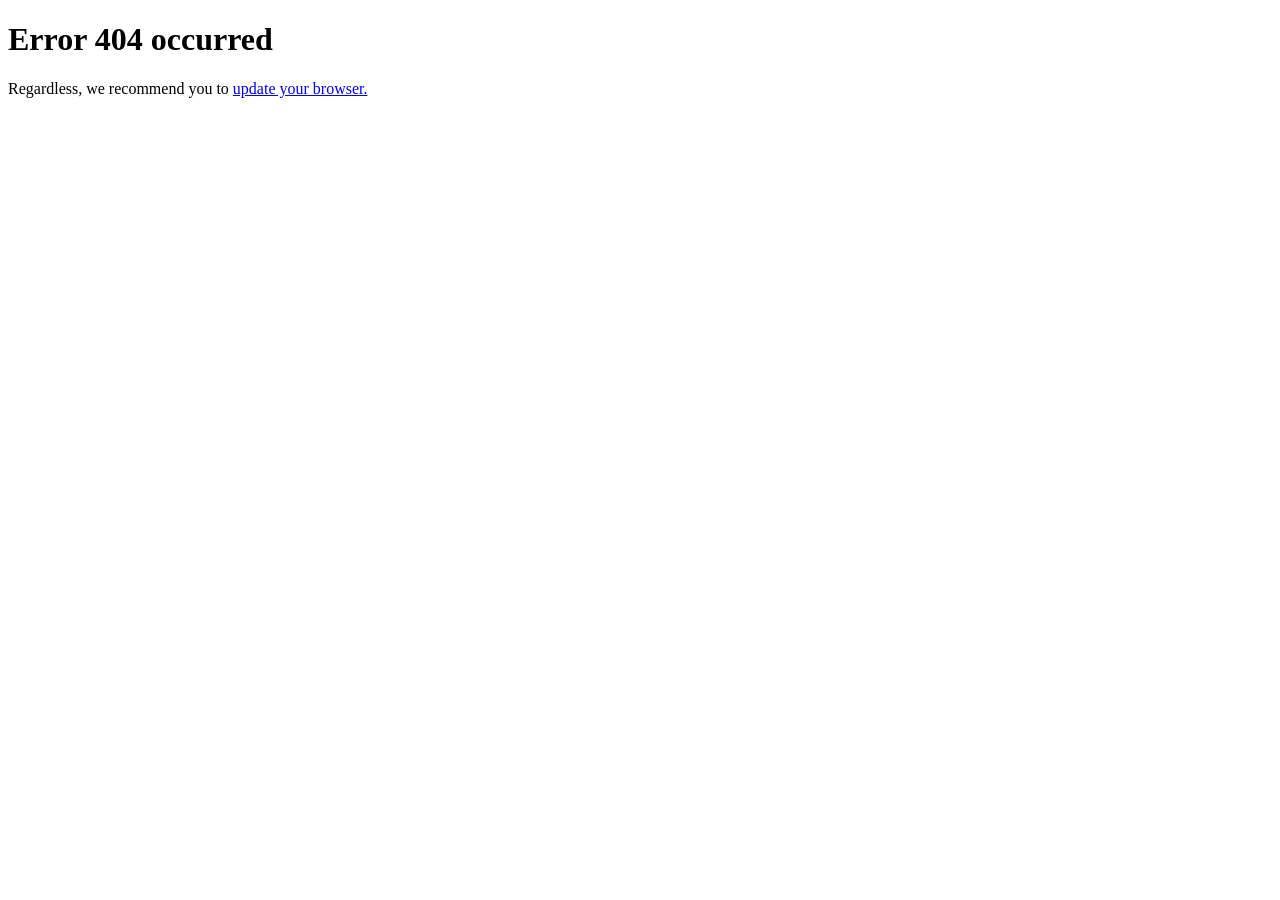
<file: royalflute_rbc/rebeccayrpark.wixsite.com/mysite/${n.html>
<!--  -->

<!doctype html>
<!--
    -->
<html ng-app="wixErrorPagesApp">
<head>
  <meta name="viewport" content="width=device-width,initial-scale=1, maximum-scale=1, user-scalable=no">
  <meta charset="utf-8">
  <meta http-equiv="X-UA-Compatible" content="IE=edge">
  <title ng-bind="'page_title' | translate"></title>
  <meta name="description" content="">
  <meta name="viewport" content="width=device-width">
  <meta name="robots" content="noindex, nofollow">
  <!--  -->
    <link type="image/png" href="//www.wix.com/favicon.ico" rel="shortcut icon">
  <!--  -->
  <link href="//static.parastorage.com/services/third-party/fonts/Helvetica/fontFace.css" rel="stylesheet" type="text/css" />
  <!--  -->
  <link rel="stylesheet" href="//static.parastorage.com/services/wix-public/1.719.0/styles/error-pages/styles.css">
  <!--  -->
</head>
<body lang="en" ng-controller="ErrorPageController as errorPageCtrl" class="error-page-app" ng-class="{'secondary-background': isSecondaryBackground}">
<!--[if lt IE 9]>
<script src="//static.parastorage.com/services/third-party/es5-shim/2.1.0/es5-shim.min.js"></script>
<script src="//ajax.googleapis.com/ajax/libs/jquery/1.10.2/jquery.min.js"></script>
<![endif]-->
<!--[if gte IE 9]><!-->
<script src="//static.parastorage.com/services/third-party/jquery/2.0.3/jquery.min.js"></script>
<!--<![endif]-->

<script src="//static.parastorage.com/services/third-party/angularjs/1.2.28/angular.min.js"></script>
  <!--  -->
<script src="//static.parastorage.com/services/third-party/angularjs/1.2.28/i18n/angular-locale_en.js"></script>
<script src="//static.parastorage.com/services/third-party/angular-translate/1.1.1/angular-translate.min.js"></script>

<script src="//static.parastorage.com/services/wix-public/1.719.0/scripts/error-pages/locale/messages_en.js"></script>
  <!--  -->
<script src="//static.parastorage.com/services/wix-public/1.719.0/scripts/error-pages/app.js"></script>
  <!--  -->

<script>
  angular.module('wixErrorPagesApp').constant('staticsUrl', '//static.parastorage.com/services/wix-public/1.719.0/');
  angular.module('wixErrorPagesApp').constant('baseDomain', 'wix.com');
  angular.module('wixErrorPagesApp').constant('language', 'en');
  angular.module('wixErrorPagesApp').constant('errorCode', {code: '404'});
  angular.module('wixErrorPagesApp').constant('data', {});
  angular.module('wixErrorPagesApp').constant('exceptionName', '');
  angular.module('wixErrorPagesApp').constant('serverErrorCode', '-100');
</script>
<div ng-cloak ng-include="errorPageCtrl.errorPageUrl">
  <div class="non-angular-supported-browser-wrapper">
    <h1 class="non-angular-supported-browser-header">Error 404 occurred</h1>
    <div class="non-angular-supported-browser-link">
      <span>Regardless, we recommend you to <a href="http://browsehappy.com/">update your browser.</a></span>
    </div>
  </div>
</div>
<!-- verification -->
<!-- end verification -->
</body>
</html>
</file>
<file: design-tokens.css>
/* ============================================================
   Royal Flute Studio — Design Tokens
   "Conservatory Classicism"
   References: Gramophone, Loro Piana, NYT T Magazine, Wigmore Hall.
   Hairline rules. Serif typography. Generous whitespace.
   No shadows, no radii, no glassmorphism.
   ============================================================ */

:root {
  /* ── Color ────────────────────────────────────────────────── */
  --bg-ivory:    #F4EFE6;   /* page background */
  --bg-surface:  #EAE3D2;   /* alternate surface */
  --bg-deep:     #1C1817;   /* footer / dark sections */

  --ink:         #1C1817;   /* primary type */
  --ink-soft:    #3D3631;   /* body copy */
  --muted:       #8B7E6A;   /* meta, captions, eyebrows */

  --royal:       #2B3A55;   /* rare structural accent */
  --gold:        #B08D3E;   /* keyword underline, dot leaders, social icons */
  --gold-soft:   #C9A95A;   /* lighter gold for hover */
  --burgundy:    #5C1F2E;   /* drop caps, pull quotes, link hover */

  --hairline:        rgba(28, 24, 23, 0.18);   /* default 1px rule */
  --hairline-strong: rgba(28, 24, 23, 0.55);

  /* ── Typography ───────────────────────────────────────────── */
  --font-display:  "Fraunces", "Cormorant Garamond", "Times New Roman", serif;
  --font-body:     "Lora", Georgia, "Times New Roman", serif;
  --font-accent:   "Italiana", "Cormorant Garamond", serif;

  /* Fraunces variable-font axis presets
     opsz  9 → 144   (optical size; larger = more display-tuned, finer joinery)
     SOFT  0 → 100   (terminal softness; 0 = sharp, 100 = rounded fillets)
     wght  100 → 900
     ital  0 → 1
     Use via   font-variation-settings: var(--fr-display);                 */
  --fr-hero:     "opsz" 144, "SOFT" 30, "wght" 300;
  --fr-display:  "opsz" 120, "SOFT" 40, "wght" 320;
  --fr-h2:       "opsz" 96,  "SOFT" 50, "wght" 380;
  --fr-pull:     "opsz" 72,  "SOFT" 70, "wght" 400;
  --fr-h3:       "opsz" 48,  "SOFT" 50, "wght" 420;

  /* Editorial type scale */
  --t-hero:     clamp(4rem,    9vw,   8rem);     /* 64–128 px */
  --t-display:  clamp(2.75rem, 5.5vw, 4.5rem);
  --t-h2:       clamp(2rem,    3.4vw, 2.8rem);
  --t-pull:     clamp(1.5rem,  2.6vw, 2.25rem);
  --t-h3:       clamp(1.25rem, 1.8vw, 1.55rem);
  --t-body:     1.0625rem;   /* 17 px — magazine reading rhythm */
  --t-body-sm:  0.9375rem;
  --t-eyebrow:  0.75rem;
  --t-meta:     0.8125rem;

  --tk-tight:   -0.014em;
  --tk-body:    0.005em;
  --tk-eyebrow: 0.32em;     /* open spacing for small caps */
  --tk-kw:      0.08em;     /* keyword small-caps */

  --lh-hero:    0.96;
  --lh-display: 1.04;
  --lh-heading: 1.12;
  --lh-body:    1.74;       /* generous editorial leading */
  --lh-tight:   1.2;

  /* ── Spacing (9-step) ─────────────────────────────────────── */
  --s-1:  0.25rem;
  --s-2:  0.5rem;
  --s-3:  0.75rem;
  --s-4:  1rem;
  --s-5:  1.5rem;
  --s-6:  2.25rem;
  --s-7:  3.5rem;
  --s-8:  5.5rem;
  --s-9:  7.5rem;          /* 120 px — minimum section gap */
  --s-10: 11.25rem;        /* 180 px — chapter break */

  /* ── Layout ───────────────────────────────────────────────── */
  --max-page: 1340px;
  --max-read: 720px;       /* article column max-width */
  --gutter:   clamp(1.25rem, 3.2vw, 2.5rem);
  --col:      minmax(0, 1fr);

  /* ── Borders ──────────────────────────────────────────────── */
  --rule:           1px solid var(--ink);
  --rule-hairline:  1px solid var(--hairline);
  --rule-gold:      1px solid var(--gold);

  /* ── Motion ───────────────────────────────────────────────── */
  --ease-editorial: cubic-bezier(0.2, 0.6, 0.2, 1);
  --ease-stately:   cubic-bezier(0.16, 0.84, 0.44, 1);
  --dur-fast: 240ms;
  --dur-med:  520ms;
  --dur-slow: 980ms;

  --stagger-step: 100ms;
}

/* ============================================================
   Reset & global baseline
   ============================================================ */
*,
*::before,
*::after { box-sizing: border-box; }

html { scroll-behavior: smooth; }

body {
  margin: 0;
  background: var(--bg-ivory);
  color: var(--ink-soft);
  font-family: var(--font-body);
  font-size: var(--t-body);
  line-height: var(--lh-body);
  letter-spacing: var(--tk-body);
  -webkit-font-smoothing: antialiased;
  text-rendering: optimizeLegibility;
  font-feature-settings: "kern", "liga", "onum";   /* old-style figures */
}

img, svg, video {
  display: block;
  max-width: 100%;
  height: auto;
}

h1, h2, h3, h4 {
  font-family: var(--font-display);
  font-weight: 400;
  color: var(--ink);
  margin: 0;
  font-variation-settings: var(--fr-h2);
  line-height: var(--lh-heading);
  letter-spacing: var(--tk-tight);
}

h1 { font-variation-settings: var(--fr-hero);    line-height: var(--lh-hero);    }
h2 { font-variation-settings: var(--fr-h2);      line-height: var(--lh-display); }
h3 { font-variation-settings: var(--fr-h3); }

p { margin: 0; }

a {
  color: inherit;
  text-decoration: none;
}

hr {
  border: 0;
  height: 1px;
  background: var(--hairline);
  margin: 0;
}

::selection {
  background: var(--burgundy);
  color: var(--bg-ivory);
}

/* ============================================================
   12-column editorial grid
   ============================================================ */
.grid {
  display: grid;
  grid-template-columns: repeat(12, var(--col));
  column-gap: var(--gutter);
  max-width: var(--max-page);
  margin-inline: auto;
  padding-inline: var(--gutter);
}

.col-2  { grid-column: span 2;  }
.col-3  { grid-column: span 3;  }
.col-4  { grid-column: span 4;  }
.col-5  { grid-column: span 5;  }
.col-6  { grid-column: span 6;  }
.col-7  { grid-column: span 7;  }
.col-8  { grid-column: span 8;  }
.col-9  { grid-column: span 9;  }
.col-10 { grid-column: span 10; }
.col-12 { grid-column: 1 / -1;  }

.start-2 { grid-column-start: 2; }
.start-3 { grid-column-start: 3; }
.start-4 { grid-column-start: 4; }
.start-5 { grid-column-start: 5; }
.start-6 { grid-column-start: 6; }
.start-7 { grid-column-start: 7; }
.start-8 { grid-column-start: 8; }

@media (max-width: 880px) {
  .col-2, .col-3, .col-4, .col-5, .col-6, .col-7, .col-8, .col-9, .col-10 {
    grid-column: 1 / -1;
  }
  .start-2, .start-3, .start-4, .start-5, .start-6, .start-7, .start-8 {
    grid-column-start: 1;
  }
}

/* ============================================================
   Editorial primitives
   ============================================================ */

/* Small-caps eyebrow (kicker line above section titles, dates, etc.) */
.eyebrow {
  font-family: var(--font-body);
  font-size: var(--t-eyebrow);
  font-weight: 500;
  letter-spacing: var(--tk-eyebrow);
  text-transform: uppercase;
  color: var(--muted);
  display: inline-flex;
  align-items: center;
  gap: var(--s-3);
}

.eyebrow--gold { color: var(--gold); }

.eyebrow::before {
  content: "";
  display: inline-block;
  width: 28px;
  height: 1px;
  background: currentColor;
}

/* Italiana accent — names, pull quotes, decorative initials */
.accent {
  font-family: var(--font-accent);
  font-weight: 400;
  letter-spacing: 0.02em;
  font-style: normal;
}

/* Keyword treatment — small caps with hairline gold underline.
   Use for venue / school names: Carnegie Hall, Royal College of Music. */
.kw {
  font-variant: all-small-caps;
  letter-spacing: var(--tk-kw);
  color: var(--ink);
  background-image: linear-gradient(var(--gold), var(--gold));
  background-repeat: no-repeat;
  background-size: 100% 1px;
  background-position: 0 calc(100% - 1px);
  padding-bottom: 1px;
}

/* Drop cap — first letter of an article paragraph */
.drop-cap::first-letter {
  font-family: var(--font-accent);
  float: left;
  font-size: 5.2rem;
  line-height: 0.84;
  padding: 0.4rem 0.7rem 0 0;
  color: var(--burgundy);
}

/* Pull quote */
.pull-quote {
  font-family: var(--font-display);
  font-variation-settings: var(--fr-pull);
  font-size: var(--t-pull);
  line-height: 1.22;
  letter-spacing: var(--tk-tight);
  color: var(--burgundy);
  font-style: italic;
  border-top: var(--rule);
  border-bottom: var(--rule);
  padding-block: var(--s-5);
  margin-block: var(--s-7);
}

.pull-quote cite {
  display: block;
  font-family: var(--font-body);
  font-style: normal;
  font-size: var(--t-meta);
  letter-spacing: var(--tk-eyebrow);
  text-transform: uppercase;
  color: var(--muted);
  margin-top: var(--s-4);
}

/* Dot leader (concert-programme style) — title …………… meta */
.dot-leader {
  display: grid;
  grid-template-columns: max-content 1fr max-content;
  align-items: baseline;
  gap: var(--s-4);
  padding-block: var(--s-4);
  border-bottom: var(--rule-hairline);
}

.dot-leader__fill {
  border-bottom: 1px dotted var(--muted);
  transform: translateY(-0.42em);
}

.dot-leader__meta {
  font-family: var(--font-accent);
  font-size: var(--t-body-sm);
  letter-spacing: 0.04em;
  color: var(--gold);
}

/* Hairline horizontal rule (use class, not <hr>, when you need control) */
.rule        { height: 1px; background: var(--ink);      width: 100%; }
.rule--soft  { height: 1px; background: var(--hairline); width: 100%; }
.rule--gold  { height: 1px; background: var(--gold);     width: 100%; }
.rule--short { width: 56px; }

/* Link with left-to-right gold underline */
.link-gold {
  position: relative;
  display: inline-block;
  color: var(--ink);
  transition: color var(--dur-fast) var(--ease-editorial);
}
.link-gold::after {
  content: "";
  position: absolute;
  left: 0;
  bottom: -3px;
  width: 100%;
  height: 1px;
  background: var(--gold);
  transform: scaleX(0);
  transform-origin: left center;
  transition: transform var(--dur-med) var(--ease-stately);
}
.link-gold:hover         { color: var(--burgundy); }
.link-gold:hover::after  { transform: scaleX(1); }

/* Roman-numeral section index — used inline as a chapter mark.
   Example: <span class="roman">II</span> */
.roman {
  font-family: var(--font-accent);
  font-size: var(--t-eyebrow);
  letter-spacing: 0.3em;
  color: var(--gold);
}

/* Section spacing */
.section        { padding-block: var(--s-9);  }
.section--tight { padding-block: var(--s-8);  }
.section--wide  { padding-block: var(--s-10); }
.section--alt   { background: var(--bg-surface); }

/* ============================================================
   Page-load staggered reveal
   Add classes:  <element class="reveal reveal-2">
   ============================================================ */
@keyframes editorial-rise {
  from { opacity: 0; transform: translateY(14px); }
  to   { opacity: 1; transform: none; }
}

.reveal {
  opacity: 0;
  animation: editorial-rise var(--dur-slow) var(--ease-stately) forwards;
}
.reveal-1 { animation-delay: 0ms;   }
.reveal-2 { animation-delay: 100ms; }
.reveal-3 { animation-delay: 200ms; }
.reveal-4 { animation-delay: 300ms; }
.reveal-5 { animation-delay: 400ms; }
.reveal-6 { animation-delay: 500ms; }

@media (prefers-reduced-motion: reduce) {
  *,
  *::before,
  *::after {
    animation-duration: 0.01ms !important;
    transition-duration: 0.01ms !important;
  }
}
</file>
<file: styles.css>
/* ============================================================
   Royal Flute Studio — site chrome
   Shared masthead (top nav) + footer used by every page.
   Page-specific styles live inline within each HTML page.
   ============================================================ */

/* ──────────────────────────────────────────────────────────────
   Masthead — editorial newspaper-style top nav
   Three rows: locale eyebrow / wordmark / nav links
   ────────────────────────────────────────────────────────────── */

.masthead {
  position: sticky;
  top: 0;
  z-index: 50;
  background: var(--bg-ivory);
  border-bottom: 1px solid var(--ink);
  text-align: center;
  padding: var(--s-5) var(--gutter) var(--s-4);
}

.masthead__locale {
  font-family: var(--font-body);
  font-size: var(--t-eyebrow);
  font-weight: 500;
  letter-spacing: var(--tk-eyebrow);
  text-transform: uppercase;
  color: var(--muted);
  margin-bottom: var(--s-3);
}

.masthead__locale > span:not(:last-child)::after {
  content: " · ";
  color: var(--gold);
  padding-inline: 0.45em;
}

.masthead__wordmark {
  font-family: var(--font-display);
  font-variation-settings: "opsz" 48, "SOFT" 50, "wght" 400;
  font-size: clamp(1.5rem, 2.7vw, 2.1rem);
  letter-spacing: 0.22em;
  text-transform: uppercase;
  color: var(--ink);
  display: block;
}

.masthead__wordmark a {
  color: inherit;
  display: inline-block;
}

.masthead__nav {
  display: flex;
  justify-content: center;
  align-items: center;
  flex-wrap: wrap;
  gap: clamp(1.5rem, 4.5vw, 3.5rem);
  margin-top: var(--s-4);
  padding-top: var(--s-3);
  border-top: 1px solid var(--hairline);
  font-family: var(--font-body);
  font-size: var(--t-eyebrow);
  font-weight: 500;
  letter-spacing: var(--tk-eyebrow);
  text-transform: uppercase;
}

.masthead__nav a {
  position: relative;
  color: var(--ink);
  padding-block: 0.25rem;
  transition: color var(--dur-fast) var(--ease-editorial);
}

.masthead__nav a::after {
  content: "";
  position: absolute;
  left: 50%;
  right: 50%;
  bottom: -0.25rem;
  height: 1px;
  background: var(--gold);
  transition: left var(--dur-med) var(--ease-stately),
              right var(--dur-med) var(--ease-stately);
}

.masthead__nav a:hover {
  color: var(--burgundy);
}

.masthead__nav a:hover::after,
.masthead__nav a[aria-current="page"]::after {
  left: 0;
  right: 0;
}

.masthead__nav a[aria-current="page"] {
  color: var(--burgundy);
}

@media (max-width: 560px) {
  .masthead { padding-block: var(--s-4) var(--s-3); }
  .masthead__nav { gap: 1.25rem; }
}

/* ──────────────────────────────────────────────────────────────
   Footer — minimal three-zone, hairline divider, gold socials
   ────────────────────────────────────────────────────────────── */

.site-footer {
  margin-top: var(--s-10);
  padding-block: var(--s-8) var(--s-5);
  border-top: 1px solid var(--ink);
  background: var(--bg-ivory);
}

.site-footer__grid {
  row-gap: var(--s-7);
}

.site-footer__col p {
  margin: 0;
}

.site-footer__col .eyebrow {
  margin-bottom: var(--s-4);
}

.site-footer__name {
  font-family: var(--font-accent);
  font-size: 1.35rem;
  color: var(--ink);
  margin-bottom: var(--s-2);
}

.site-footer__loc {
  font-size: var(--t-meta);
  color: var(--muted);
  letter-spacing: 0.04em;
}

.site-footer__contact a {
  display: block;
  font-family: var(--font-body);
  font-weight: 400;
  font-size: 1rem;
  letter-spacing: 0.04em;
  color: var(--ink);
  padding-bottom: 0.25em;
  border-bottom: 1px solid var(--hairline);
  font-feature-settings: "onum", "kern", "liga";
  transition: color var(--dur-fast) var(--ease-editorial),
              border-color var(--dur-fast) var(--ease-editorial);
}

.site-footer__contact a + a {
  margin-top: var(--s-3);
}

.site-footer__contact a:hover {
  color: var(--burgundy);
  border-bottom-color: var(--gold);
}

.socials {
  display: flex;
  gap: var(--s-3);
}

.socials a {
  width: 36px;
  height: 36px;
  display: inline-flex;
  align-items: center;
  justify-content: center;
  color: var(--gold);
  border: 1px solid var(--hairline);
  transition: background var(--dur-fast) var(--ease-editorial),
              color var(--dur-fast) var(--ease-editorial),
              border-color var(--dur-fast) var(--ease-editorial);
}

.socials a:hover {
  background: var(--ink);
  color: var(--gold-soft);
  border-color: var(--ink);
}

.socials svg {
  width: 16px;
  height: 16px;
  fill: currentColor;
}

.site-footer__bottom {
  max-width: var(--max-page);
  margin: var(--s-7) auto 0;
  padding-inline: var(--gutter);
  padding-top: var(--s-4);
  border-top: 1px solid var(--hairline);
  font-size: var(--t-meta);
  font-family: var(--font-body);
  letter-spacing: var(--tk-eyebrow);
  text-transform: uppercase;
  color: var(--muted);
  text-align: center;
}


.site-footer__sub {
  font-family: var(--font-accent);
  font-size: 0.92rem;
  letter-spacing: 0.18em;
  color: var(--gold);
  margin: 0.15rem 0 0;
  text-transform: uppercase;
}
</file>
